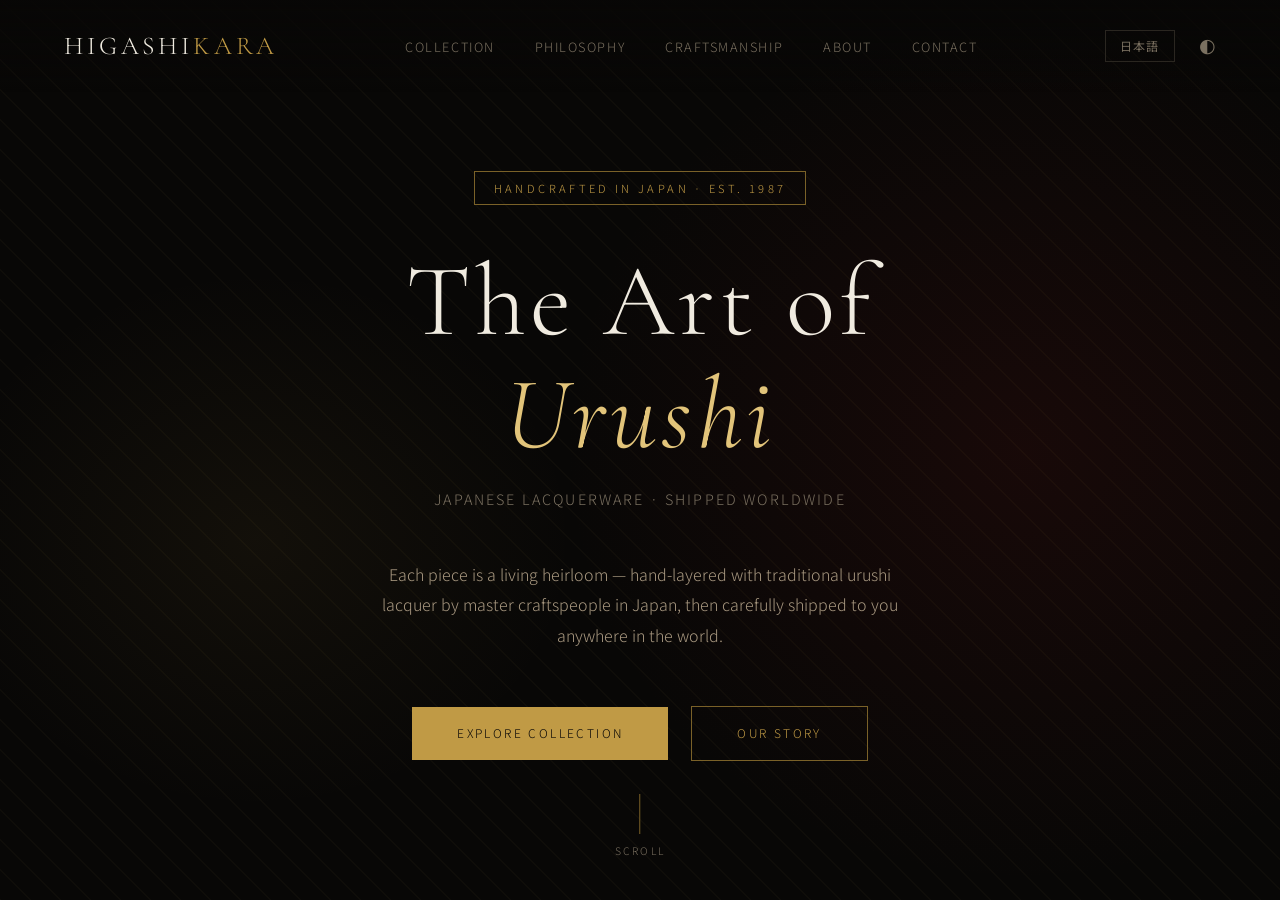
<file: index.html>
<!DOCTYPE html>
<html lang="en" class="lang-en">
<head>
  <meta charset="UTF-8" />
  <meta name="viewport" content="width=device-width, initial-scale=1.0" />
  <title>HIGASHIKARA — Japanese Lacquerware</title>
  <meta name="description" content="Handcrafted Japanese lacquerware. Traditional urushi art for the modern world." />
  <link rel="stylesheet" href="style.css" />
</head>
<body>

  <nav>
    <a href="index.html" class="nav-logo">HIGASHI<span>KARA</span></a>
    <ul class="nav-links">
      <li><a href="shop.html"><span class="en">Collection</span><span class="ja">コレクション</span></a></li>
      <li><a href="philosophy.html"><span class="en">Philosophy</span><span class="ja">哲学</span></a></li>
      <li><a href="craftsmanship.html"><span class="en">Craftsmanship</span><span class="ja">職人技</span></a></li>
      <li><a href="about.html"><span class="en">About</span><span class="ja">私たちについて</span></a></li>
      <li><a href="contact.html"><span class="en">Contact</span><span class="ja">お問い合わせ</span></a></li>
    </ul>
    <div class="nav-right">
      <button class="lang-toggle" id="langToggle">日本語</button>
      <button class="cart-btn" title="Cart">&#9680;<span class="cart-count hidden">0</span></button>
    </div>
  </nav>

  <section class="hero">
    <div class="hero-bg"></div>
    <div class="hero-pattern"></div>
    <div class="hero-content">
      <div class="hero-badge">
        <span class="en">Handcrafted in Japan · Est. 1987</span>
        <span class="ja">日本製・手作り · 1987年創業</span>
      </div>
      <h1 class="hero-title">
        <span class="en">The Art of<em>Urushi</em></span>
        <span class="ja" style="display:none">漆の<em>美学</em></span>
      </h1>
      <p class="hero-subtitle">
        <span class="en">Japanese Lacquerware · Shipped Worldwide</span>
        <span class="ja">漆塗り工芸品 · 世界発送</span>
      </p>
      <p class="hero-desc">
        <span class="en">Each piece is a living heirloom — hand-layered with traditional urushi lacquer by master craftspeople in Japan, then carefully shipped to you anywhere in the world.</span>
        <span class="ja">一点一点が、職人の手によって丁寧に漆を重ねた生きた工芸品。世界中のお客様のもとへ、大切にお届けします。</span>
      </p>
      <a href="shop.html" class="btn-primary">
        <span class="en">Explore Collection</span>
        <span class="ja">コレクションを見る</span>
      </a>
      <a href="philosophy.html" class="btn-outline">
        <span class="en">Our Story</span>
        <span class="ja">私たちの物語</span>
      </a>
    </div>
    <div class="hero-scroll">
      <div class="hero-scroll-line"></div>
      <span class="en">Scroll</span><span class="ja">スクロール</span>
    </div>
  </section>

  <div class="cart-overlay" id="cartOverlay"></div>
  <div class="cart-drawer" id="cartDrawer">
    <div class="cart-header">
      <h3><span class="en">Your Cart</span><span class="ja">カート</span></h3>
      <button class="cart-close" id="cartClose">×</button>
    </div>
    <div class="cart-items" id="cartItems">
      <div class="cart-empty"><span class="en">Your cart is empty.</span><span class="ja">カートは空です。</span></div>
    </div>
    <div class="cart-footer">
      <div class="cart-total">
        <span><span class="en">Total</span><span class="ja">合計</span></span>
        <span id="cartTotal">¥0</span>
      </div>
      <button class="btn-checkout" id="checkoutBtn">
        <span class="en">Proceed to Checkout</span><span class="ja">購入手続きへ</span>
      </button>
      <p class="stripe-note"><span class="en">Secure payment via Stripe</span><span class="ja">Stripeによる安全な決済</span></p>
    </div>
  </div>

  <script src="main.js"></script>
</body>
</html>
</file>
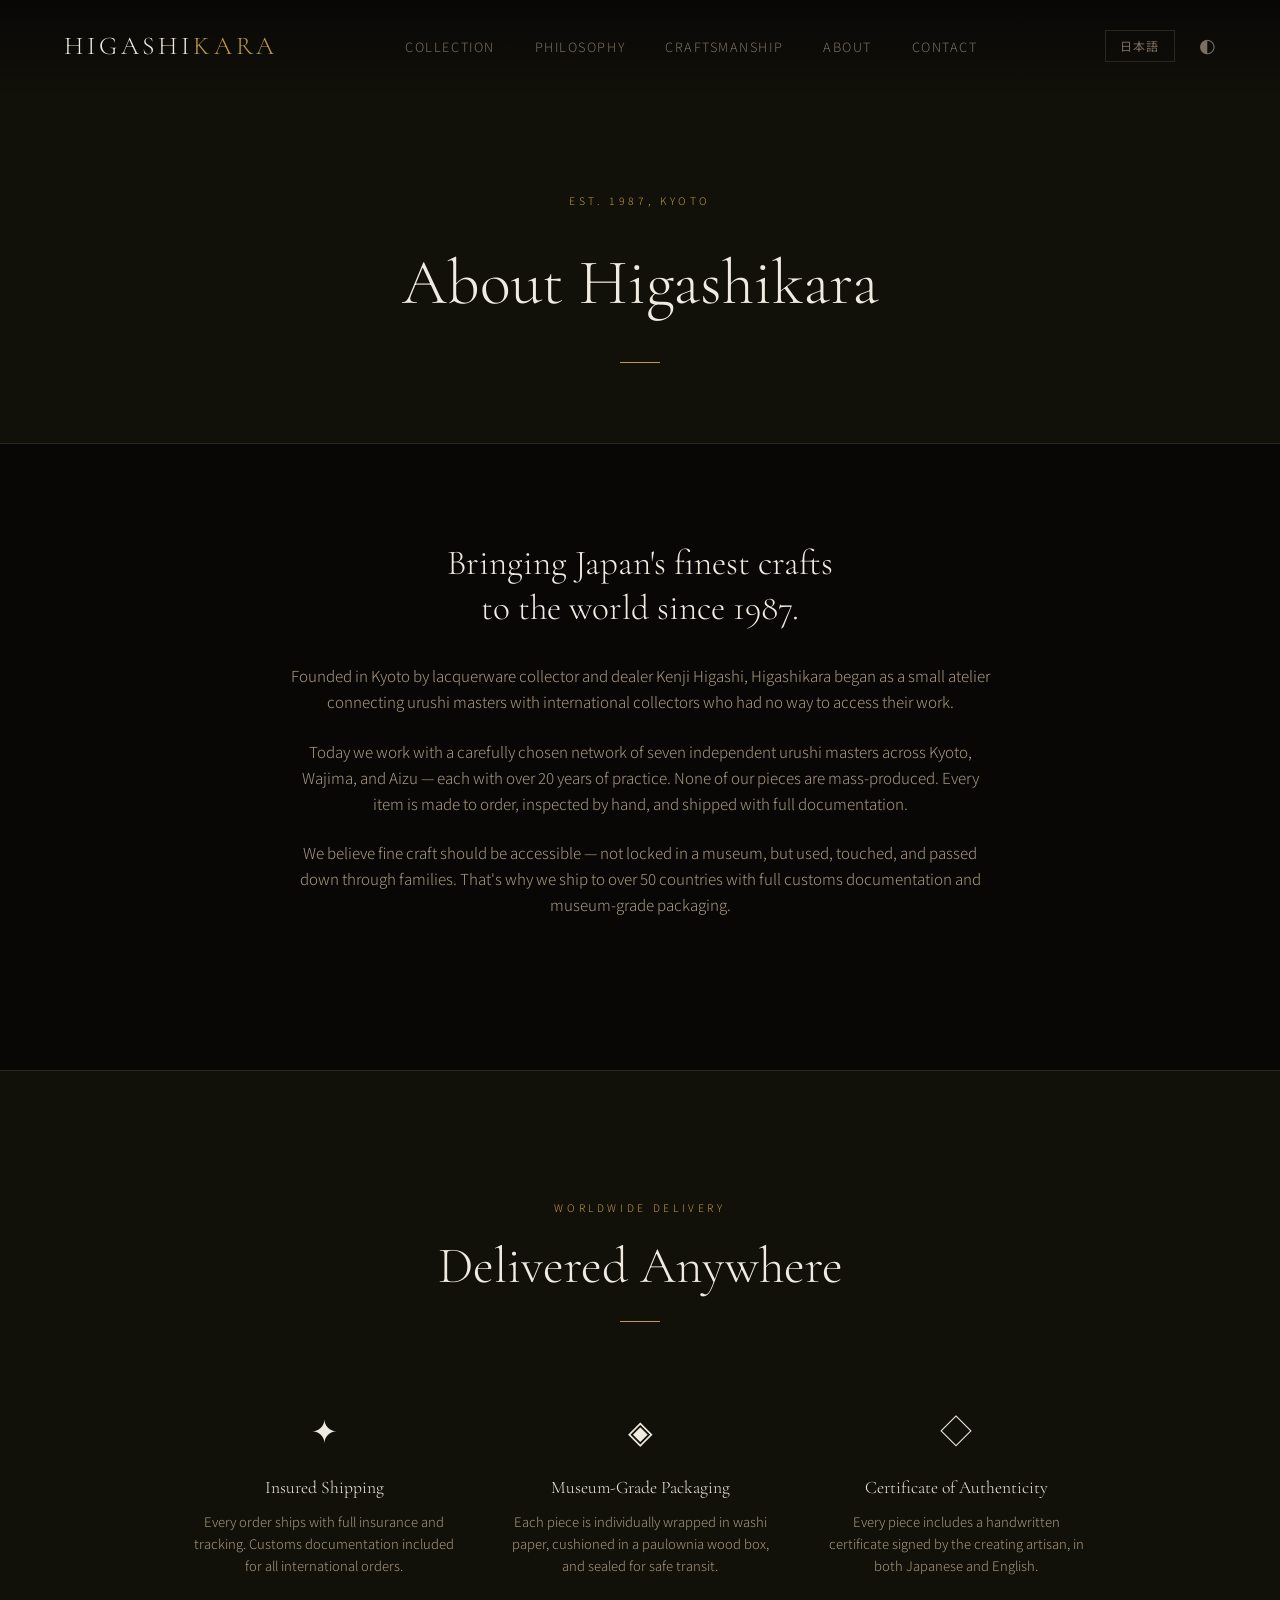
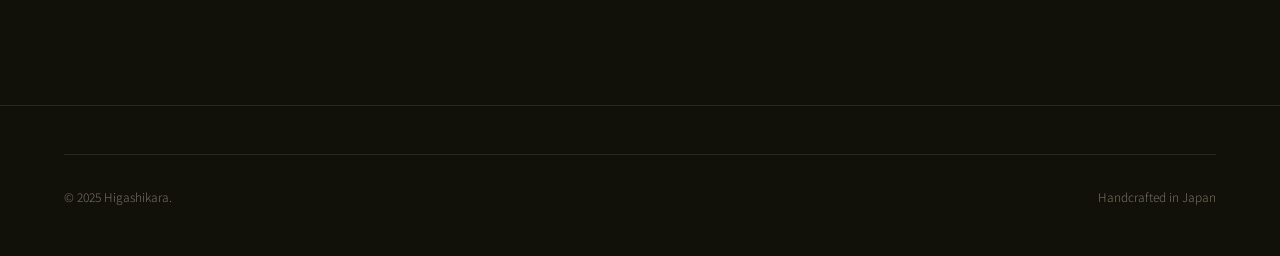
<file: about.html>
<!DOCTYPE html>
<html lang="en" class="lang-en">
<head>
  <meta charset="UTF-8" />
  <meta name="viewport" content="width=device-width, initial-scale=1.0" />
  <title>About — HIGASHIKARA</title>
  <link rel="stylesheet" href="style.css" />
</head>
<body>

  <nav>
    <a href="index.html" class="nav-logo">HIGASHI<span>KARA</span></a>
    <ul class="nav-links">
      <li><a href="shop.html"><span class="en">Collection</span><span class="ja">コレクション</span></a></li>
      <li><a href="philosophy.html"><span class="en">Philosophy</span><span class="ja">哲学</span></a></li>
      <li><a href="craftsmanship.html"><span class="en">Craftsmanship</span><span class="ja">職人技</span></a></li>
      <li><a href="about.html"><span class="en">About</span><span class="ja">私たちについて</span></a></li>
      <li><a href="contact.html"><span class="en">Contact</span><span class="ja">お問い合わせ</span></a></li>
    </ul>
    <div class="nav-right">
      <button class="lang-toggle" id="langToggle">日本語</button>
      <button class="cart-btn" title="Cart">&#9680;<span class="cart-count hidden">0</span></button>
    </div>
  </nav>

  <div class="shop-hero">
    <span class="section-label">
      <span class="en">Est. 1987, Kyoto</span><span class="ja">1987年創業、京都</span>
    </span>
    <h1>
      <span class="en">About Higashikara</span>
      <span class="ja">ヒガシカラについて</span>
    </h1>
    <div class="section-line" style="margin-top:1.5rem;"></div>
  </div>

  <section class="about" style="padding-top:6rem;">
    <div class="about-inner fade-in">
      <h2>
        <span class="en">Bringing Japan's finest crafts<br>to the world since 1987.</span>
        <span class="ja">1987年より、日本の最高の工芸品を<br>世界へ。</span>
      </h2>
      <p>
        <span class="en">Founded in Kyoto by lacquerware collector and dealer Kenji Higashi, Higashikara began as a small atelier connecting urushi masters with international collectors who had no way to access their work.</span>
        <span class="ja">漆器コレクター・ディーラーの東賢二によって京都で創業されたヒガシカラは、作品へのアクセス手段を持たない海外のコレクターと漆職人をつなぐ小さなアトリエとして始まりました。</span>
      </p>
      <p>
        <span class="en">Today we work with a carefully chosen network of seven independent urushi masters across Kyoto, Wajima, and Aizu — each with over 20 years of practice. None of our pieces are mass-produced. Every item is made to order, inspected by hand, and shipped with full documentation.</span>
        <span class="ja">現在は京都・輪島・会津の7人の独立した漆職人と連携しています。各職人は20年以上の経験を持ち、量産品は一切ありません。すべての作品は受注制作・手作業検品・完全な書類付きで発送されます。</span>
      </p>
      <p>
        <span class="en">We believe fine craft should be accessible — not locked in a museum, but used, touched, and passed down through families. That's why we ship to over 50 countries with full customs documentation and museum-grade packaging.</span>
        <span class="ja">優れた工芸品は美術館に閉じ込められるものではなく、使われ、触れられ、家族に受け継がれるべきだと考えています。だからこそ、完全な通関書類と美術館品質の梱包で50カ国以上へ発送しています。</span>
      </p>
    </div>
  </section>

  <section class="shipping fade-in">
    <div class="section-header">
      <span class="section-label">
        <span class="en">Worldwide Delivery</span><span class="ja">世界発送</span>
      </span>
      <h2 class="section-title">
        <span class="en">Delivered Anywhere</span><span class="ja">世界中へお届け</span>
      </h2>
      <div class="section-line"></div>
    </div>
    <div class="shipping-grid">
      <div class="fade-in">
        <div class="shipping-icon">✦</div>
        <div class="shipping-title"><span class="en">Insured Shipping</span><span class="ja">保険付き発送</span></div>
        <p class="shipping-desc">
          <span class="en">Every order ships with full insurance and tracking. Customs documentation included for all international orders.</span>
          <span class="ja">全注文に保険と追跡付き。国際発送には通関書類が含まれます。</span>
        </p>
      </div>
      <div class="fade-in">
        <div class="shipping-icon">◈</div>
        <div class="shipping-title"><span class="en">Museum-Grade Packaging</span><span class="ja">美術館品質の梱包</span></div>
        <p class="shipping-desc">
          <span class="en">Each piece is individually wrapped in washi paper, cushioned in a paulownia wood box, and sealed for safe transit.</span>
          <span class="ja">和紙で包み、桐箱に収め、安全な輸送のために封をします。</span>
        </p>
      </div>
      <div class="fade-in">
        <div class="shipping-icon">◇</div>
        <div class="shipping-title"><span class="en">Certificate of Authenticity</span><span class="ja">真正証明書</span></div>
        <p class="shipping-desc">
          <span class="en">Every piece includes a handwritten certificate signed by the creating artisan, in both Japanese and English.</span>
          <span class="ja">すべての作品に、制作した職人の直筆による日英両語の真正証明書が付属します。</span>
        </p>
      </div>
    </div>
  </section>

  <footer style="background:var(--surface);border-top:1px solid var(--border);padding:3rem 4rem;">
    <div class="footer-bottom">
      <span>© 2025 Higashikara.</span>
      <span><span class="en">Handcrafted in Japan</span><span class="ja">日本製</span></span>
    </div>
  </footer>

  <div class="cart-overlay" id="cartOverlay"></div>
  <div class="cart-drawer" id="cartDrawer">
    <div class="cart-header">
      <h3><span class="en">Your Cart</span><span class="ja">カート</span></h3>
      <button class="cart-close" id="cartClose">×</button>
    </div>
    <div class="cart-items" id="cartItems">
      <div class="cart-empty"><span class="en">Your cart is empty.</span><span class="ja">カートは空です。</span></div>
    </div>
    <div class="cart-footer">
      <div class="cart-total">
        <span><span class="en">Total</span><span class="ja">合計</span></span>
        <span id="cartTotal">¥0</span>
      </div>
      <button class="btn-checkout" id="checkoutBtn">
        <span class="en">Proceed to Checkout</span><span class="ja">購入手続きへ</span>
      </button>
      <p class="stripe-note"><span class="en">Secure payment via Stripe</span><span class="ja">Stripeによる安全な決済</span></p>
    </div>
  </div>

  <script src="main.js"></script>
</body>
</html>
</file>
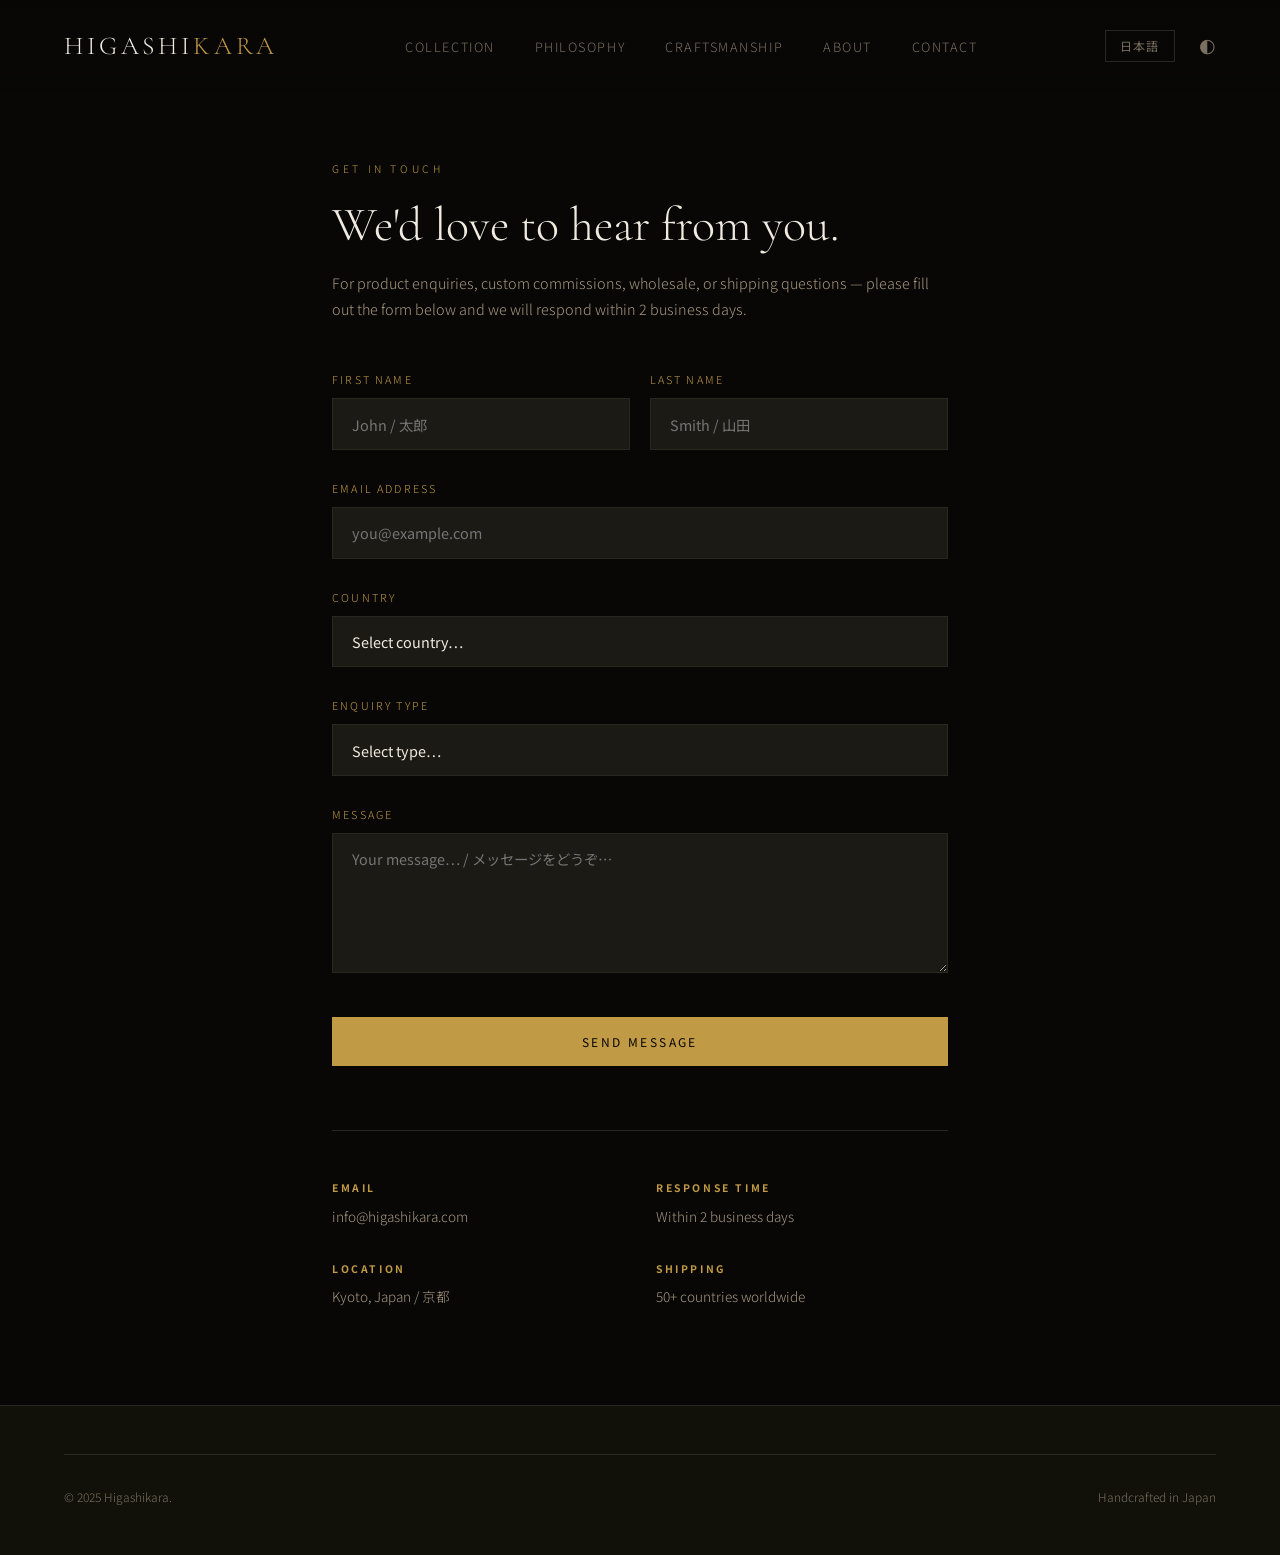
<file: contact.html>
<!DOCTYPE html>
<html lang="en" class="lang-en">
<head>
  <meta charset="UTF-8" />
  <meta name="viewport" content="width=device-width, initial-scale=1.0" />
  <title>Contact — HIGASHIKARA</title>
  <link rel="stylesheet" href="style.css" />
  <style>
    .contact-section {
      max-width: 680px; margin: 0 auto;
      padding: 10rem 2rem 6rem;
    }
    .contact-form { margin-top: 3rem; }
    .form-group { margin-bottom: 1.8rem; }
    .form-group label {
      display: block;
      font-size: 0.68rem; letter-spacing: 0.2em; text-transform: uppercase;
      color: var(--gold); margin-bottom: 0.6rem;
    }
    .form-group input,
    .form-group select,
    .form-group textarea {
      width: 100%;
      background: var(--surface2);
      border: 1px solid var(--border);
      color: var(--text);
      font-family: var(--font-body);
      font-size: 0.9rem;
      padding: 0.9rem 1.2rem;
      outline: none;
      transition: border-color 0.3s;
      appearance: none;
    }
    .form-group input:focus,
    .form-group select:focus,
    .form-group textarea:focus { border-color: var(--gold-dim); }
    .form-group textarea { height: 140px; resize: vertical; }
    .form-group select option { background: var(--surface2); }
    .form-row { display: grid; grid-template-columns: 1fr 1fr; gap: 1.2rem; }
    .form-submit {
      width: 100%; padding: 1rem;
      background: var(--gold); color: var(--bg);
      border: none; font-family: var(--font-body);
      font-size: 0.75rem; letter-spacing: 0.2em;
      text-transform: uppercase; cursor: pointer;
      transition: background 0.3s; margin-top: 0.5rem;
    }
    .form-submit:hover { background: var(--gold-light); }
    .contact-info {
      margin-top: 4rem; padding-top: 3rem;
      border-top: 1px solid var(--border);
      display: grid; grid-template-columns: 1fr 1fr; gap: 2rem;
    }
    .contact-info-item h4 {
      font-size: 0.65rem; letter-spacing: 0.25em;
      text-transform: uppercase; color: var(--gold);
      margin-bottom: 0.5rem;
    }
    .contact-info-item p {
      font-size: 0.85rem; color: var(--text-sub);
    }
    .contact-info-item a {
      color: var(--text-sub); text-decoration: none;
      transition: color 0.3s;
    }
    .contact-info-item a:hover { color: var(--text); }
    .form-success {
      display: none; text-align: center; padding: 3rem;
      border: 1px solid var(--gold-dim); margin-top: 2rem;
    }
    .form-success.show { display: block; }
    .form-success h3 {
      font-family: var(--font-display); font-size: 1.5rem;
      margin-bottom: 0.8rem; color: var(--gold);
    }
    .form-success p { font-size: 0.85rem; color: var(--text-sub); }
    @media (max-width: 600px) {
      .form-row { grid-template-columns: 1fr; }
      .contact-info { grid-template-columns: 1fr; }
    }
  </style>
</head>
<body>

  <nav>
    <a href="index.html" class="nav-logo">HIGASHI<span>KARA</span></a>
    <ul class="nav-links">
      <li><a href="shop.html"><span class="en">Collection</span><span class="ja">コレクション</span></a></li>
      <li><a href="philosophy.html"><span class="en">Philosophy</span><span class="ja">哲学</span></a></li>
      <li><a href="craftsmanship.html"><span class="en">Craftsmanship</span><span class="ja">職人技</span></a></li>
      <li><a href="about.html"><span class="en">About</span><span class="ja">私たちについて</span></a></li>
      <li><a href="contact.html"><span class="en">Contact</span><span class="ja">お問い合わせ</span></a></li>
    </ul>
    <div class="nav-right">
      <button class="lang-toggle" id="langToggle">日本語</button>
      <button class="cart-btn" title="Cart">&#9680;<span class="cart-count hidden">0</span></button>
    </div>
  </nav>

  <div class="contact-section">
    <div class="fade-in">
      <span class="section-label">
        <span class="en">Get in Touch</span><span class="ja">お問い合わせ</span>
      </span>
      <h1 style="font-family:var(--font-display);font-size:clamp(2rem,4vw,3rem);font-weight:300;line-height:1.2;margin-top:0.5rem;">
        <span class="en">We'd love to hear from you.</span>
        <span class="ja">お気軽にご連絡ください。</span>
      </h1>
      <p style="color:var(--text-sub);margin-top:1rem;font-size:0.9rem;line-height:1.8;">
        <span class="en">For product enquiries, custom commissions, wholesale, or shipping questions — please fill out the form below and we will respond within 2 business days.</span>
        <span class="ja">商品のお問い合わせ、特注品のご依頼、卸売り、発送に関するご質問は、下記フォームよりご連絡ください。2営業日以内にご返答いたします。</span>
      </p>
    </div>

    <form class="contact-form fade-in" id="contactForm">
      <div class="form-row">
        <div class="form-group">
          <label><span class="en">First Name</span><span class="ja">名</span></label>
          <input type="text" required placeholder="John / 太郎" />
        </div>
        <div class="form-group">
          <label><span class="en">Last Name</span><span class="ja">姓</span></label>
          <input type="text" required placeholder="Smith / 山田" />
        </div>
      </div>
      <div class="form-group">
        <label><span class="en">Email Address</span><span class="ja">メールアドレス</span></label>
        <input type="email" required placeholder="you@example.com" />
      </div>
      <div class="form-group">
        <label><span class="en">Country</span><span class="ja">お住まいの国</span></label>
        <select>
          <option value=""><span class="en">Select country…</span></option>
          <option>Japan / 日本</option>
          <option>United States</option>
          <option>United Kingdom</option>
          <option>France</option>
          <option>Germany</option>
          <option>Australia</option>
          <option>Canada</option>
          <option>Singapore</option>
          <option>Hong Kong</option>
          <option>China</option>
          <option>South Korea</option>
          <option>Other</option>
        </select>
      </div>
      <div class="form-group">
        <label><span class="en">Enquiry Type</span><span class="ja">お問い合わせ種別</span></label>
        <select>
          <option value=""><span class="en">Select type…</span></option>
          <option><span class="en">Product Question</span> / 商品について</option>
          <option><span class="en">Custom Commission</span> / 特注品</option>
          <option><span class="en">Wholesale</span> / 卸売り</option>
          <option><span class="en">Shipping &amp; Returns</span> / 配送・返品</option>
          <option><span class="en">Other</span> / その他</option>
        </select>
      </div>
      <div class="form-group">
        <label><span class="en">Message</span><span class="ja">メッセージ</span></label>
        <textarea required placeholder="Your message… / メッセージをどうぞ…"></textarea>
      </div>
      <button type="submit" class="form-submit">
        <span class="en">Send Message</span><span class="ja">送信する</span>
      </button>
    </form>

    <div class="form-success" id="formSuccess">
      <h3><span class="en">Message Sent</span><span class="ja">送信完了</span></h3>
      <p>
        <span class="en">Thank you for reaching out. We will reply within 2 business days.</span>
        <span class="ja">お問い合わせありがとうございます。2営業日以内にご返答いたします。</span>
      </p>
    </div>

    <div class="contact-info fade-in">
      <div class="contact-info-item">
        <h4><span class="en">Email</span><span class="ja">メール</span></h4>
        <p><a href="mailto:info@higashikara.com">info@higashikara.com</a></p>
      </div>
      <div class="contact-info-item">
        <h4><span class="en">Response Time</span><span class="ja">返答時間</span></h4>
        <p><span class="en">Within 2 business days</span><span class="ja">2営業日以内</span></p>
      </div>
      <div class="contact-info-item">
        <h4><span class="en">Location</span><span class="ja">所在地</span></h4>
        <p>Kyoto, Japan / 京都</p>
      </div>
      <div class="contact-info-item">
        <h4><span class="en">Shipping</span><span class="ja">発送</span></h4>
        <p><span class="en">50+ countries worldwide</span><span class="ja">世界50カ国以上</span></p>
      </div>
    </div>
  </div>

  <footer style="background:var(--surface);border-top:1px solid var(--border);padding:3rem 4rem;">
    <div class="footer-bottom">
      <span>© 2025 Higashikara.</span>
      <span><span class="en">Handcrafted in Japan</span><span class="ja">日本製</span></span>
    </div>
  </footer>

  <div class="cart-overlay" id="cartOverlay"></div>
  <div class="cart-drawer" id="cartDrawer">
    <div class="cart-header">
      <h3><span class="en">Your Cart</span><span class="ja">カート</span></h3>
      <button class="cart-close" id="cartClose">×</button>
    </div>
    <div class="cart-items" id="cartItems">
      <div class="cart-empty"><span class="en">Your cart is empty.</span><span class="ja">カートは空です。</span></div>
    </div>
    <div class="cart-footer">
      <div class="cart-total">
        <span><span class="en">Total</span><span class="ja">合計</span></span>
        <span id="cartTotal">¥0</span>
      </div>
      <button class="btn-checkout" id="checkoutBtn">
        <span class="en">Proceed to Checkout</span><span class="ja">購入手続きへ</span>
      </button>
      <p class="stripe-note"><span class="en">Secure payment via Stripe</span><span class="ja">Stripeによる安全な決済</span></p>
    </div>
  </div>

  <script src="main.js"></script>
  <script>
    document.getElementById('contactForm').addEventListener('submit', function(e) {
      e.preventDefault();
      this.style.display = 'none';
      document.getElementById('formSuccess').classList.add('show');
    });
  </script>
</body>
</html>
</file>
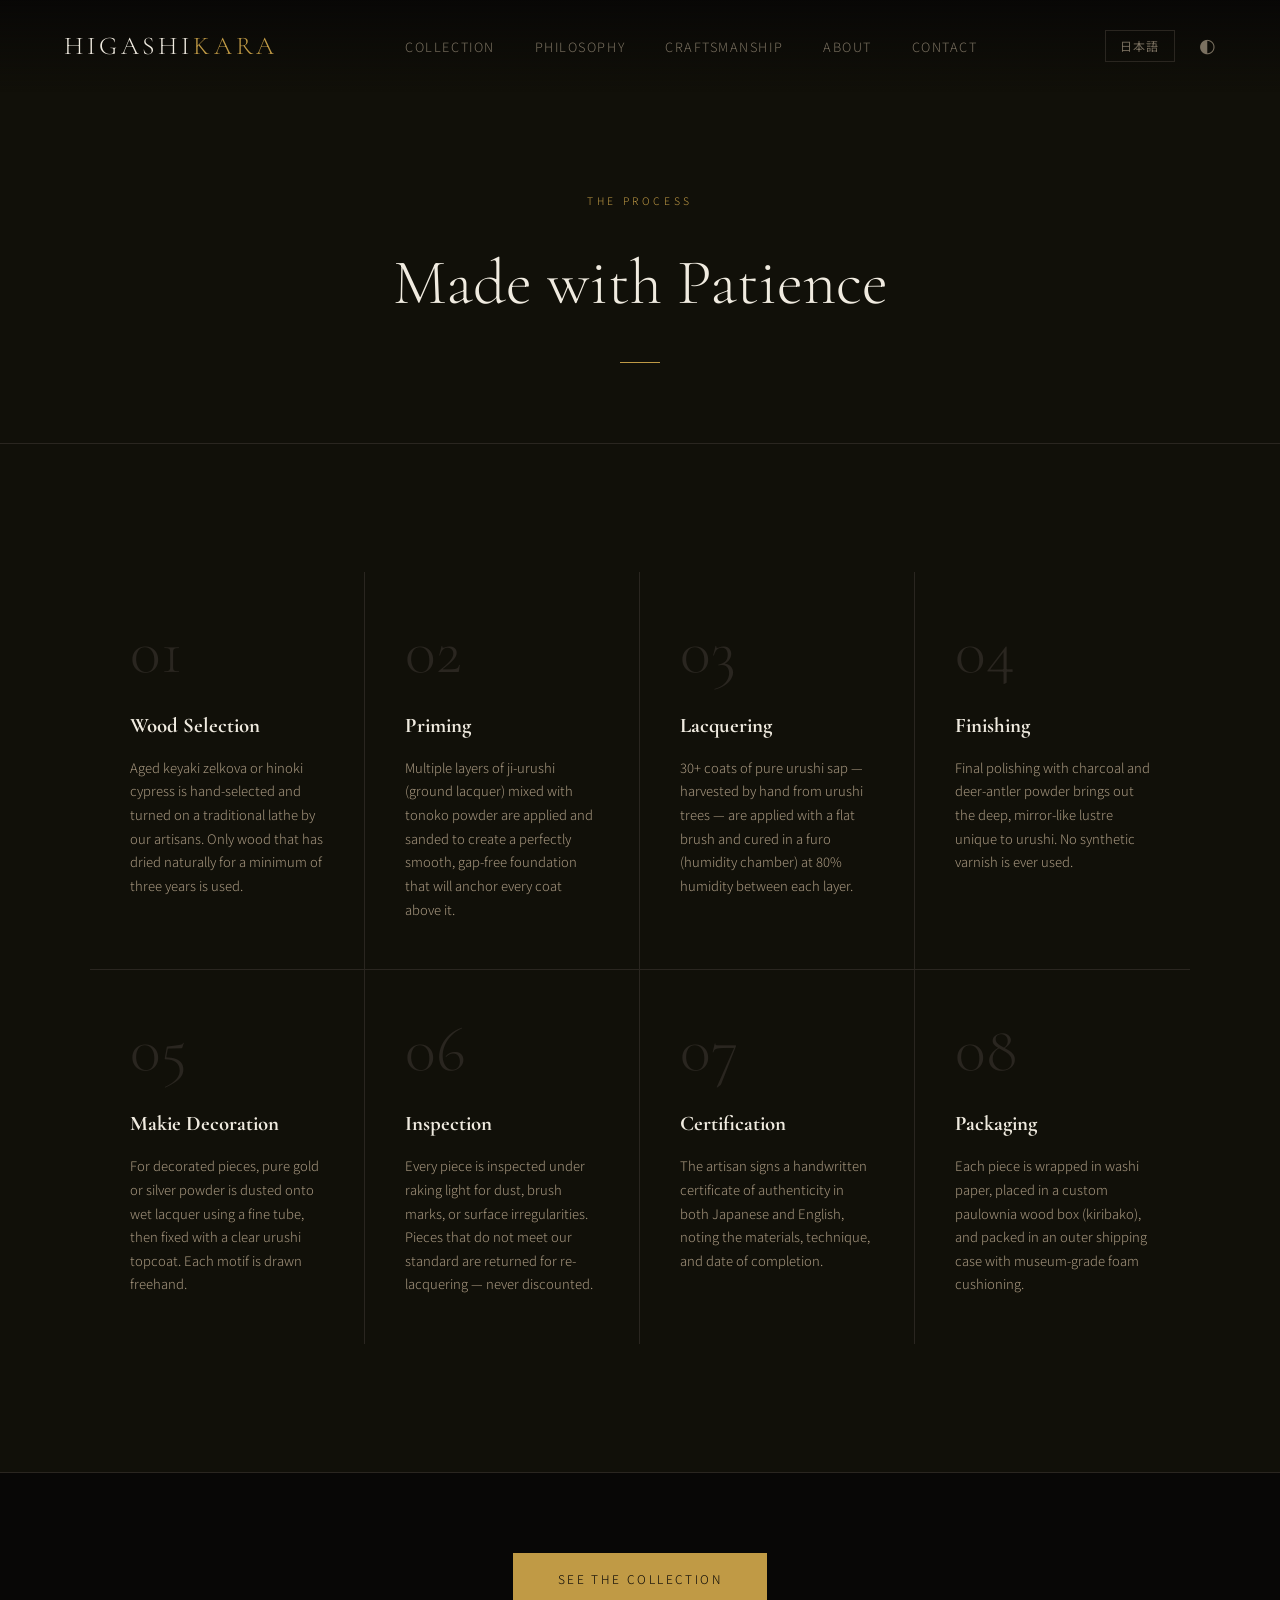
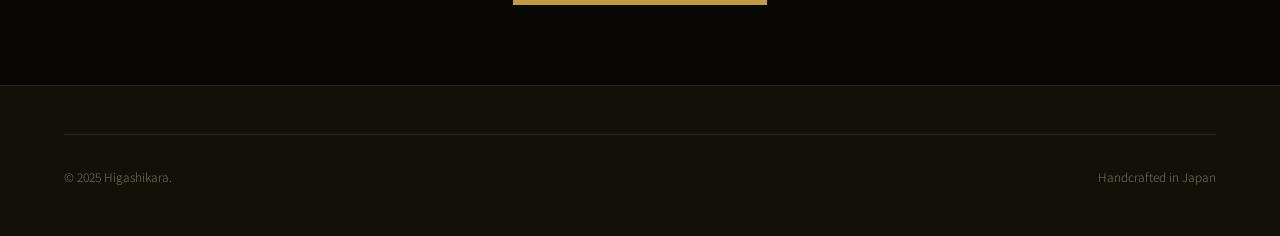
<file: craftsmanship.html>
<!DOCTYPE html>
<html lang="en" class="lang-en">
<head>
  <meta charset="UTF-8" />
  <meta name="viewport" content="width=device-width, initial-scale=1.0" />
  <title>Craftsmanship — HIGASHIKARA</title>
  <link rel="stylesheet" href="style.css" />
</head>
<body>

  <nav>
    <a href="index.html" class="nav-logo">HIGASHI<span>KARA</span></a>
    <ul class="nav-links">
      <li><a href="shop.html"><span class="en">Collection</span><span class="ja">コレクション</span></a></li>
      <li><a href="philosophy.html"><span class="en">Philosophy</span><span class="ja">哲学</span></a></li>
      <li><a href="craftsmanship.html"><span class="en">Craftsmanship</span><span class="ja">職人技</span></a></li>
      <li><a href="about.html"><span class="en">About</span><span class="ja">私たちについて</span></a></li>
      <li><a href="contact.html"><span class="en">Contact</span><span class="ja">お問い合わせ</span></a></li>
    </ul>
    <div class="nav-right">
      <button class="lang-toggle" id="langToggle">日本語</button>
      <button class="cart-btn" title="Cart">&#9680;<span class="cart-count hidden">0</span></button>
    </div>
  </nav>

  <div class="shop-hero">
    <span class="section-label">
      <span class="en">The Process</span><span class="ja">製作工程</span>
    </span>
    <h1>
      <span class="en">Made with Patience</span>
      <span class="ja">忍耐とともに作られる</span>
    </h1>
    <div class="section-line" style="margin-top:1.5rem;"></div>
  </div>

  <section class="craftsmanship" style="border-top:none;">
    <div class="process-steps">
      <div class="process-step fade-in">
        <div class="step-number">01</div>
        <h3 class="step-title"><span class="en">Wood Selection</span><span class="ja">木材の選定</span></h3>
        <p class="step-desc">
          <span class="en">Aged keyaki zelkova or hinoki cypress is hand-selected and turned on a traditional lathe by our artisans. Only wood that has dried naturally for a minimum of three years is used.</span>
          <span class="ja">熟成した欅や檜を職人が吟味し、伝統的な轆轤で成形します。最低3年間、自然乾燥した木材のみを使用します。</span>
        </p>
      </div>
      <div class="process-step fade-in">
        <div class="step-number">02</div>
        <h3 class="step-title"><span class="en">Priming</span><span class="ja">下地塗り</span></h3>
        <p class="step-desc">
          <span class="en">Multiple layers of ji-urushi (ground lacquer) mixed with tonoko powder are applied and sanded to create a perfectly smooth, gap-free foundation that will anchor every coat above it.</span>
          <span class="ja">砥粉を混ぜた地漆を何度も塗り重ね、研ぎを繰り返して完璧に滑らかな下地を作ります。この下地がすべての上塗りを支えます。</span>
        </p>
      </div>
      <div class="process-step fade-in">
        <div class="step-number">03</div>
        <h3 class="step-title"><span class="en">Lacquering</span><span class="ja">本塗り</span></h3>
        <p class="step-desc">
          <span class="en">30+ coats of pure urushi sap — harvested by hand from urushi trees — are applied with a flat brush and cured in a furo (humidity chamber) at 80% humidity between each layer.</span>
          <span class="ja">漆の木から手で採取した純粋な漆を30層以上、刷毛で手塗りし、各層の間に湿度80%の風呂で乾燥させます。</span>
        </p>
      </div>
      <div class="process-step fade-in">
        <div class="step-number">04</div>
        <h3 class="step-title"><span class="en">Finishing</span><span class="ja">仕上げ</span></h3>
        <p class="step-desc">
          <span class="en">Final polishing with charcoal and deer-antler powder brings out the deep, mirror-like lustre unique to urushi. No synthetic varnish is ever used.</span>
          <span class="ja">炭と鹿角の粉で磨き上げ、漆特有の深みある鏡面光沢を引き出します。合成ニスは一切使用しません。</span>
        </p>
      </div>
    </div>

    <!-- Extended steps -->
    <div class="process-steps" style="margin-top:0; border-top:1px solid var(--border);">
      <div class="process-step fade-in">
        <div class="step-number">05</div>
        <h3 class="step-title"><span class="en">Makie Decoration</span><span class="ja">蒔絵</span></h3>
        <p class="step-desc">
          <span class="en">For decorated pieces, pure gold or silver powder is dusted onto wet lacquer using a fine tube, then fixed with a clear urushi topcoat. Each motif is drawn freehand.</span>
          <span class="ja">装飾品には、湿った漆の上に細管で純金や銀粉を蒔き、透明な上塗り漆で固定します。すべての模様はフリーハンドで描かれます。</span>
        </p>
      </div>
      <div class="process-step fade-in">
        <div class="step-number">06</div>
        <h3 class="step-title"><span class="en">Inspection</span><span class="ja">検品</span></h3>
        <p class="step-desc">
          <span class="en">Every piece is inspected under raking light for dust, brush marks, or surface irregularities. Pieces that do not meet our standard are returned for re-lacquering — never discounted.</span>
          <span class="ja">すべての作品を斜光の下で検品し、埃・刷毛跡・表面の不規則性を確認します。基準を満たさないものは再塗りに戻します。割引販売は行いません。</span>
        </p>
      </div>
      <div class="process-step fade-in">
        <div class="step-number">07</div>
        <h3 class="step-title"><span class="en">Certification</span><span class="ja">証明</span></h3>
        <p class="step-desc">
          <span class="en">The artisan signs a handwritten certificate of authenticity in both Japanese and English, noting the materials, technique, and date of completion.</span>
          <span class="ja">職人が日本語と英語の両言語で、素材・技法・完成日を記した真正証明書に直筆署名します。</span>
        </p>
      </div>
      <div class="process-step fade-in">
        <div class="step-number">08</div>
        <h3 class="step-title"><span class="en">Packaging</span><span class="ja">梱包</span></h3>
        <p class="step-desc">
          <span class="en">Each piece is wrapped in washi paper, placed in a custom paulownia wood box (kiribako), and packed in an outer shipping case with museum-grade foam cushioning.</span>
          <span class="ja">和紙で包み、誂えの桐箱に収め、美術館品質のフォームクッションで外装ケースに梱包します。</span>
        </p>
      </div>
    </div>
  </section>

  <section style="padding:5rem 4rem; background:var(--bg); text-align:center;">
    <a href="shop.html" class="btn-primary">
      <span class="en">See the Collection</span>
      <span class="ja">コレクションを見る</span>
    </a>
  </section>

  <footer style="background:var(--surface);border-top:1px solid var(--border);padding:3rem 4rem;">
    <div class="footer-bottom">
      <span>© 2025 Higashikara.</span>
      <span><span class="en">Handcrafted in Japan</span><span class="ja">日本製</span></span>
    </div>
  </footer>

  <div class="cart-overlay" id="cartOverlay"></div>
  <div class="cart-drawer" id="cartDrawer">
    <div class="cart-header">
      <h3><span class="en">Your Cart</span><span class="ja">カート</span></h3>
      <button class="cart-close" id="cartClose">×</button>
    </div>
    <div class="cart-items" id="cartItems">
      <div class="cart-empty"><span class="en">Your cart is empty.</span><span class="ja">カートは空です。</span></div>
    </div>
    <div class="cart-footer">
      <div class="cart-total">
        <span><span class="en">Total</span><span class="ja">合計</span></span>
        <span id="cartTotal">¥0</span>
      </div>
      <button class="btn-checkout" id="checkoutBtn">
        <span class="en">Proceed to Checkout</span><span class="ja">購入手続きへ</span>
      </button>
      <p class="stripe-note"><span class="en">Secure payment via Stripe</span><span class="ja">Stripeによる安全な決済</span></p>
    </div>
  </div>

  <script src="main.js"></script>
</body>
</html>
</file>
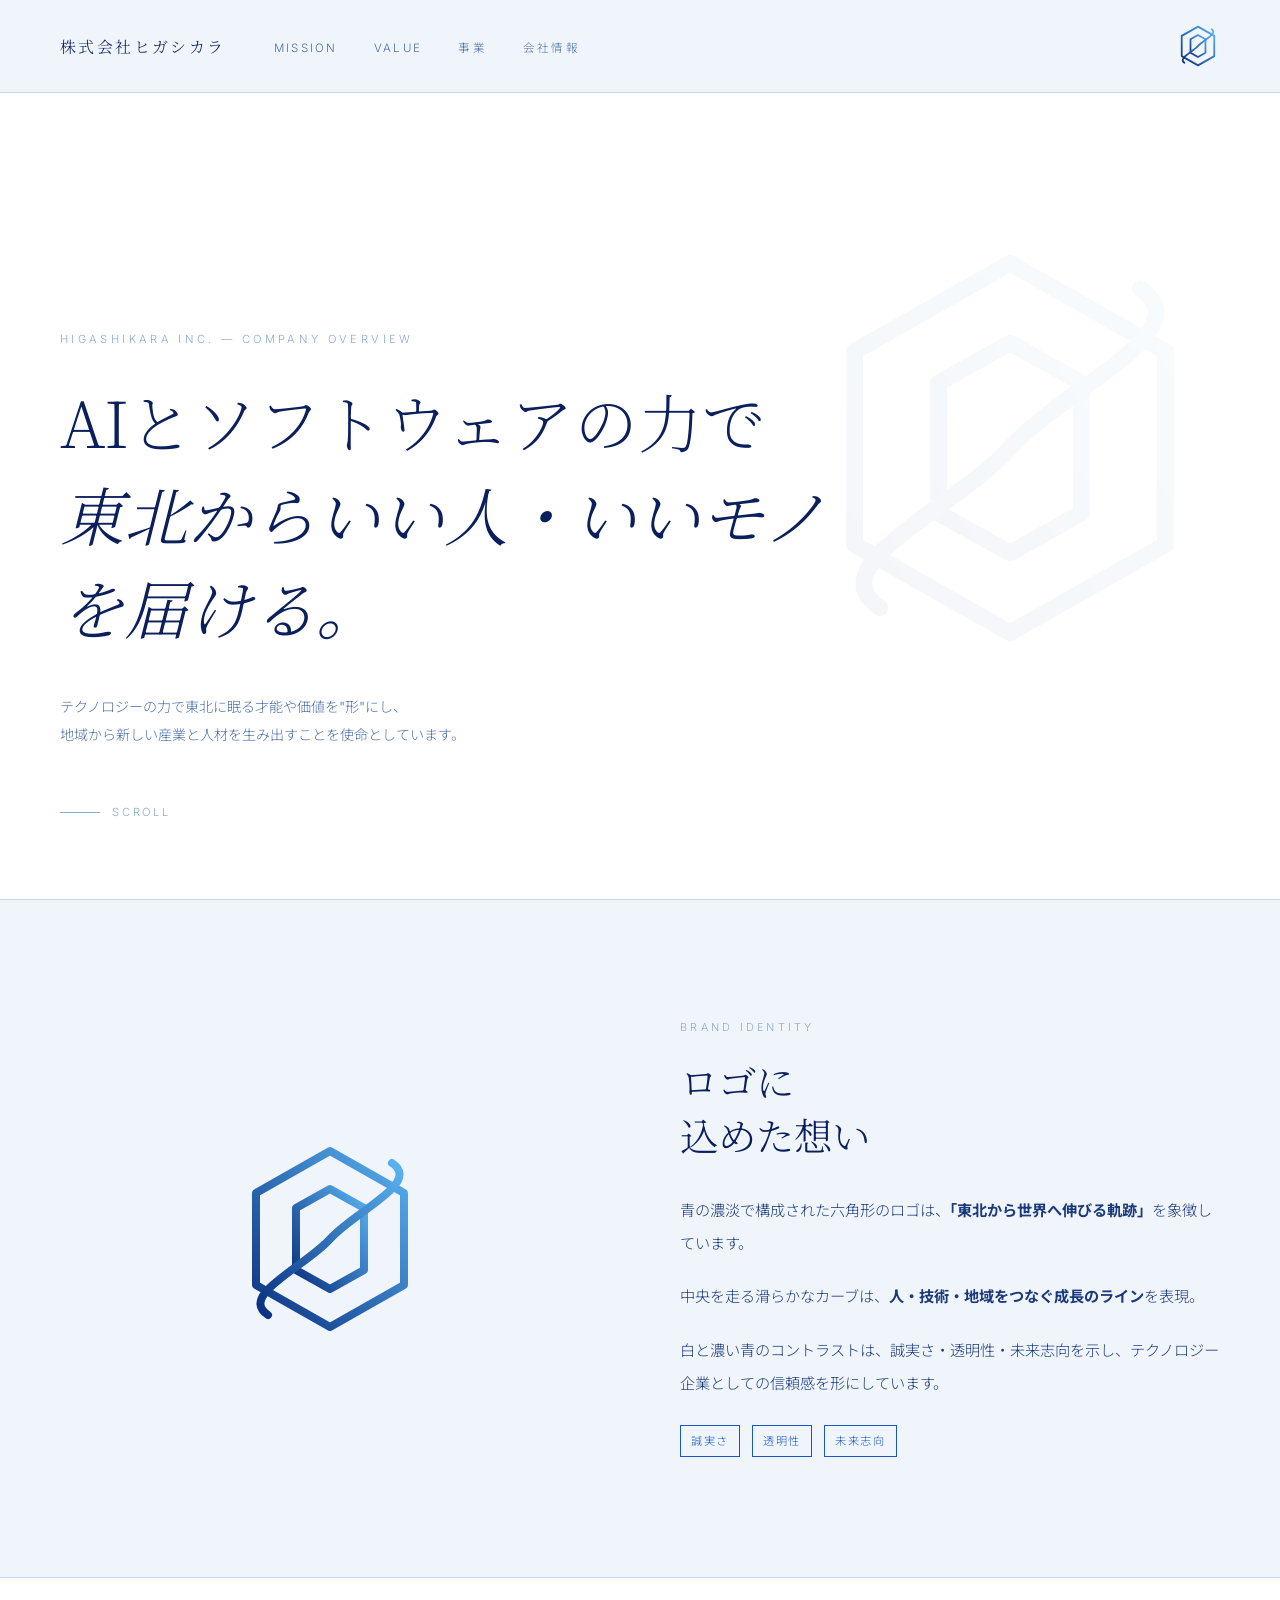
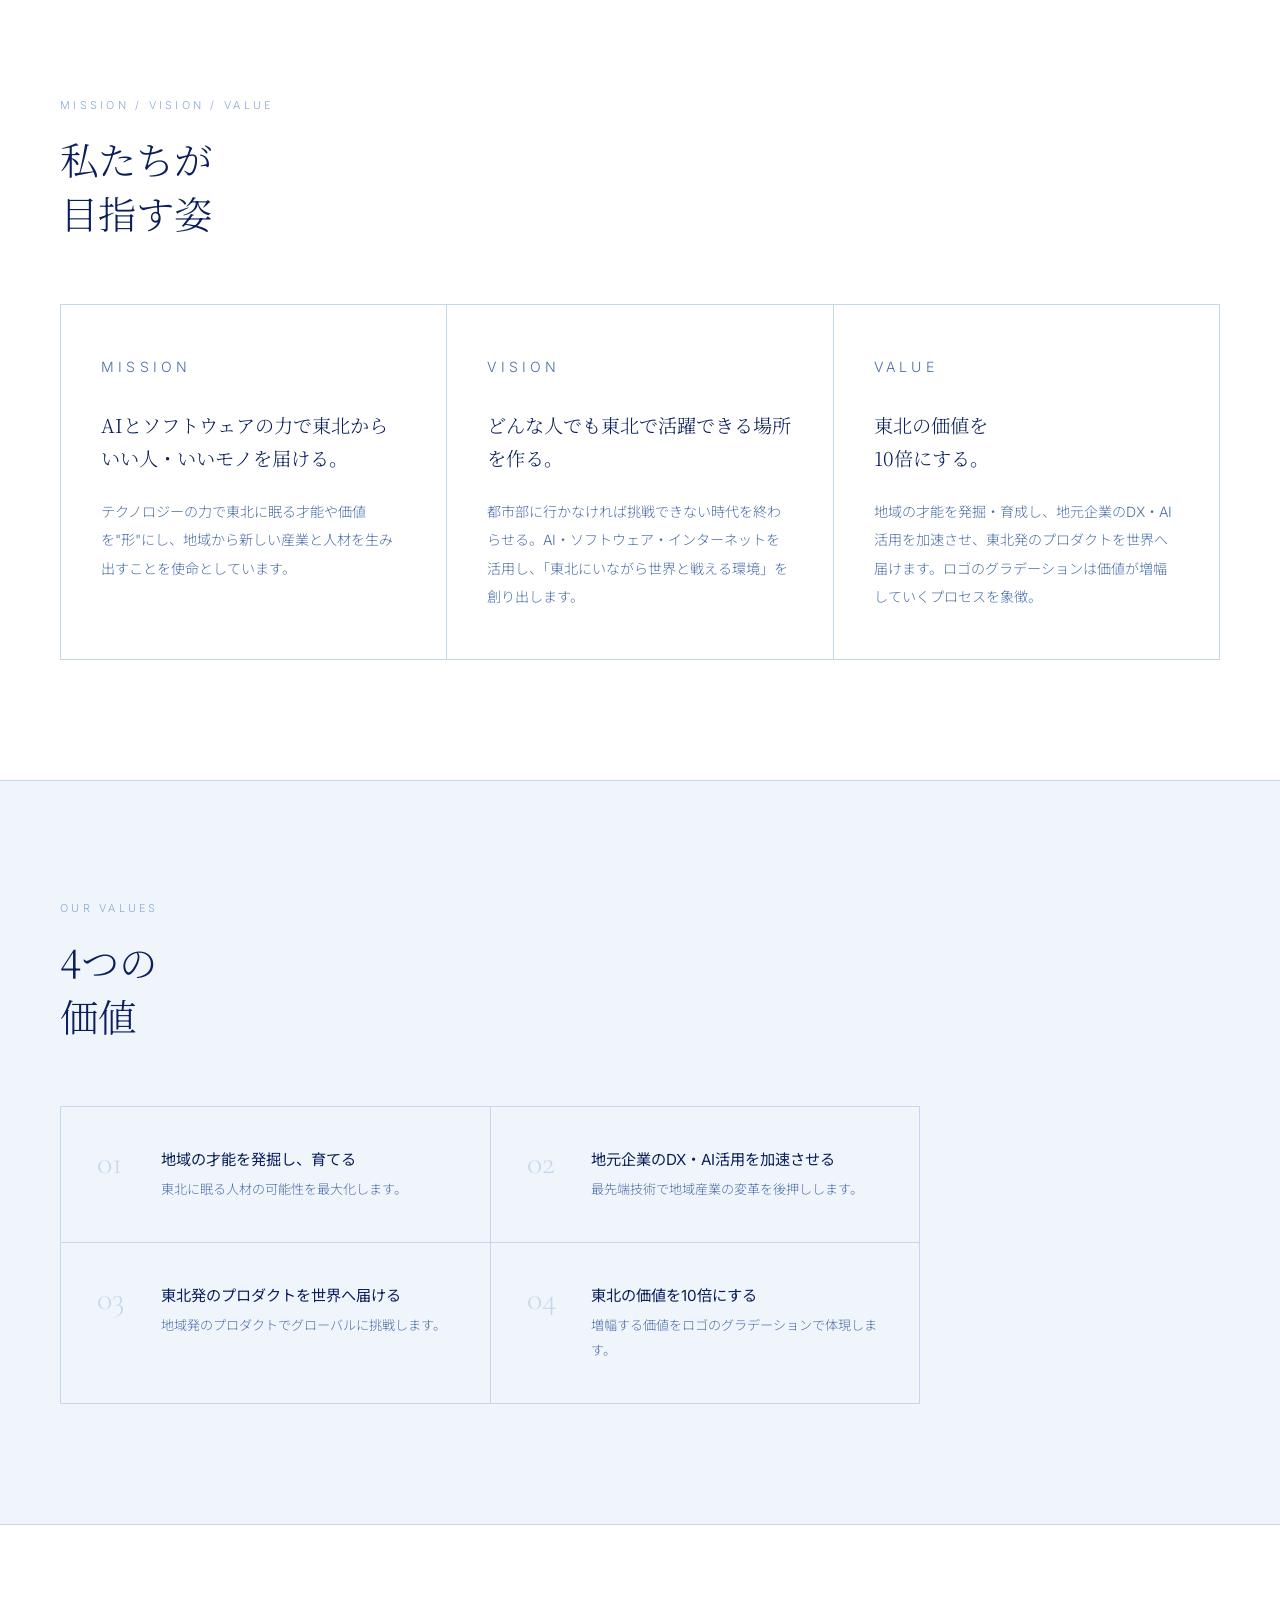
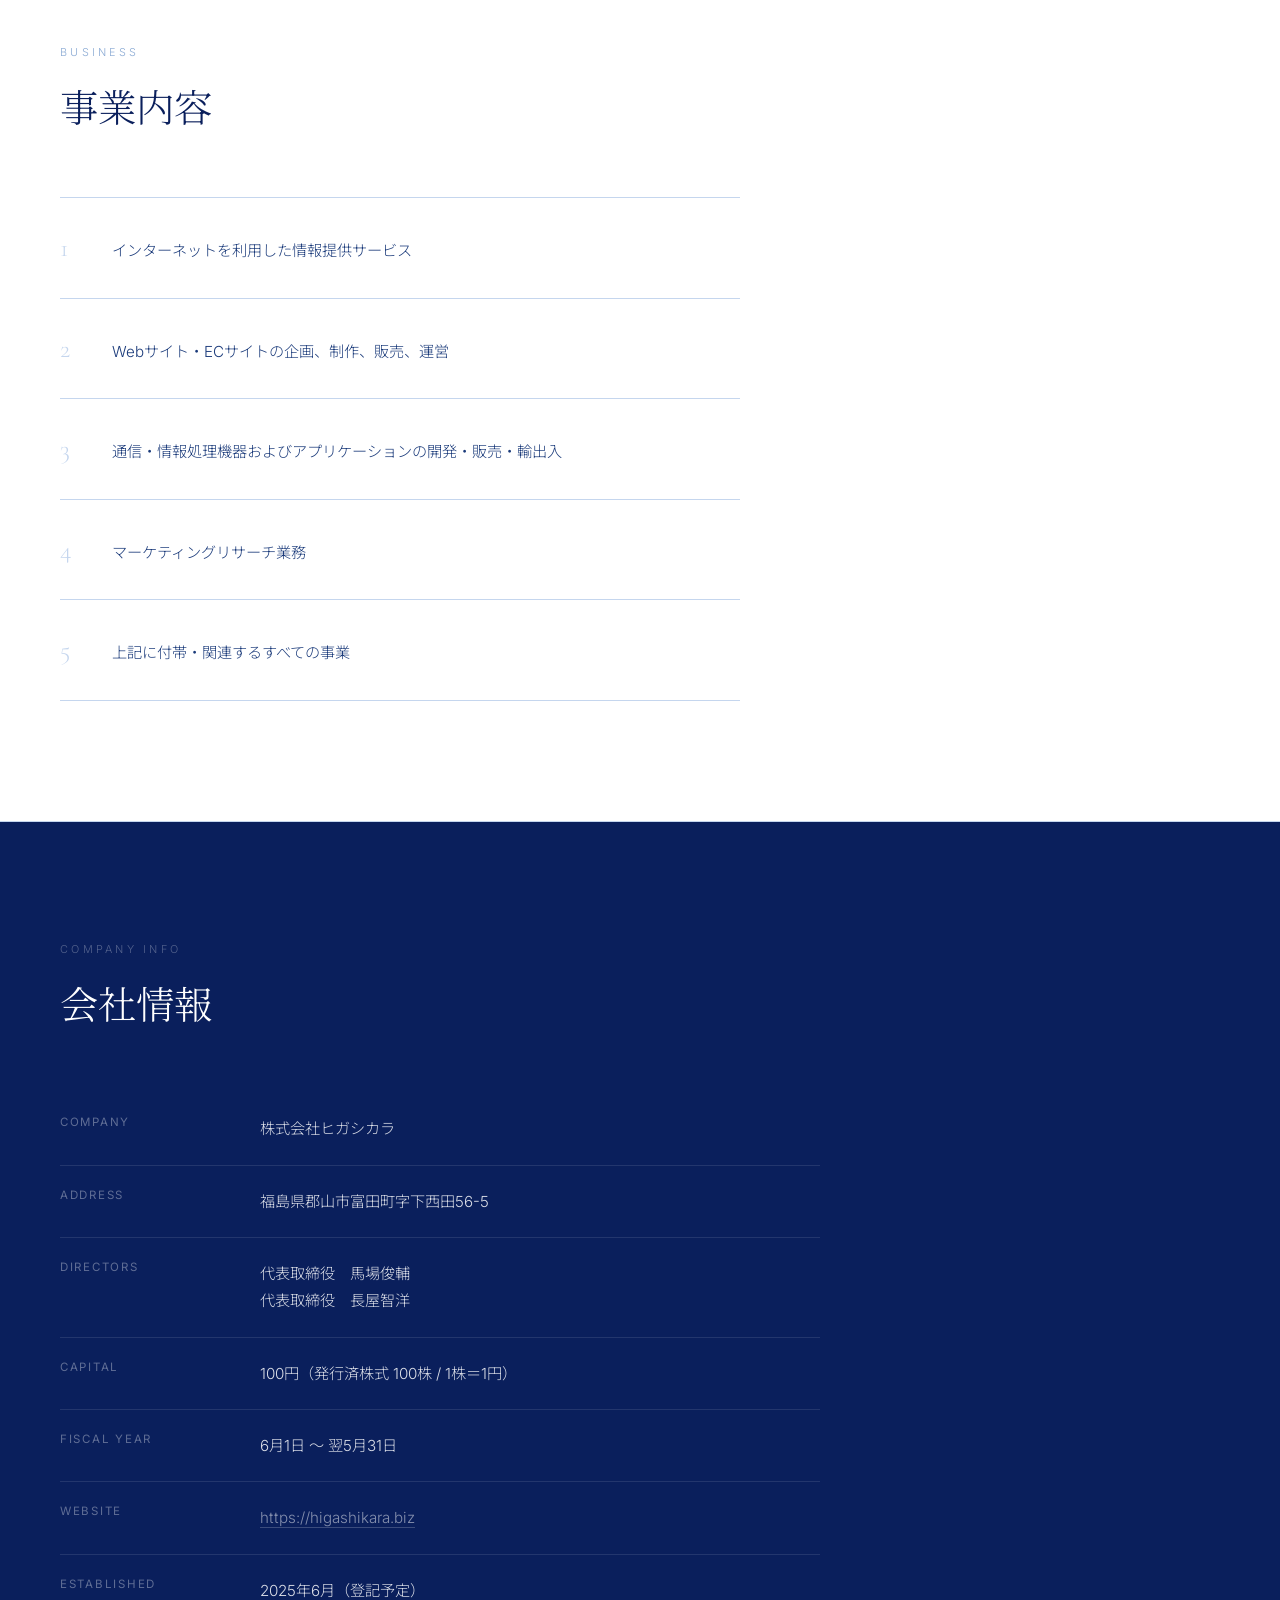
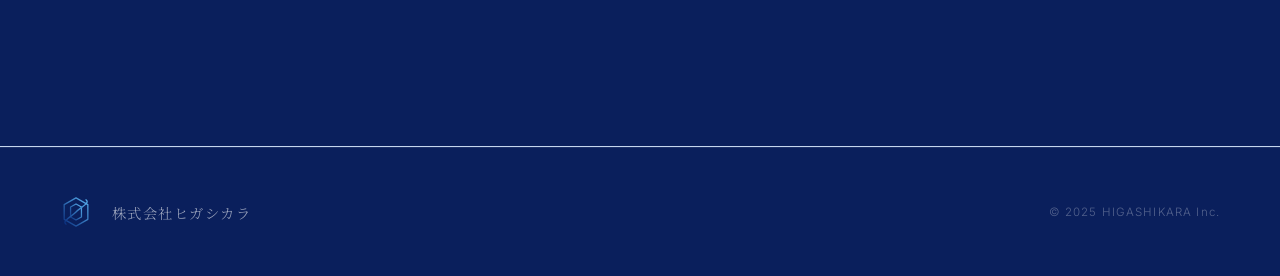
<file: higashikara_company.html>
<!DOCTYPE html>
<html lang="ja">
<head>
  <meta charset="UTF-8">
  <meta name="viewport" content="width=device-width, initial-scale=1.0">
  <title>株式会社ヒガシカラ — 会社概要</title>
  <link rel="preconnect" href="https://fonts.googleapis.com">
  <link rel="preconnect" href="https://fonts.gstatic.com" crossorigin>
  <link href="https://fonts.googleapis.com/css2?family=Cormorant+Garamond:ital,wght@0,300;0,400;1,300&family=Inter:wght@300;400;500&family=Noto+Serif+JP:wght@200;300;400&family=Noto+Sans+JP:wght@300;400&display=swap" rel="stylesheet">

  <style>
    :root {
      --black: #0a1f5c;
      --gray-dark: #1a3a7a;
      --gray-mid: #4a6fa8;
      --gray-light: #8aaad4;
      --rule: #c5d6ee;
      --bg: #ffffff;
      --bg-warm: #f0f5fc;
      --blue: #1a56c4;
      --serif: 'Noto Serif JP', 'Cormorant Garamond', serif;
      --sans: 'Inter', 'Noto Sans JP', sans-serif;
    }

    *, *::before, *::after { margin: 0; padding: 0; box-sizing: border-box; }

    html { scroll-behavior: smooth; }

    body {
      font-family: var(--sans);
      background: var(--bg);
      color: var(--black);
      font-weight: 300;
      -webkit-font-smoothing: antialiased;
    }

    /* ===== NAV ===== */
    nav {
      position: fixed;
      top: 0; left: 0; right: 0;
      z-index: 100;
      display: flex;
      align-items: center;
      justify-content: space-between;
      padding: 24px 60px;
      background: rgba(240,245,252,0.97);
      backdrop-filter: blur(8px);
      border-bottom: 1px solid var(--rule);
    }

    .nav-left {
      display: flex;
      align-items: center;
      gap: 48px;
    }

    .nav-company {
      font-family: var(--serif);
      font-weight: 300;
      font-size: 1rem;
      letter-spacing: 0.15em;
      color: var(--black);
    }

    .nav-links {
      list-style: none;
      display: flex;
      gap: 36px;
    }

    .nav-links a {
      font-size: 0.72rem;
      letter-spacing: 0.2em;
      text-transform: uppercase;
      color: var(--gray-mid);
      text-decoration: none;
      transition: color 0.2s;
    }

    .nav-links a:hover { color: var(--black); }

    .nav-logo svg { width: 44px; height: 44px; display: block; }

    /* ===== HERO ===== */
    .hero {
      min-height: 100vh;
      display: flex;
      flex-direction: column;
      justify-content: flex-end;
      padding: 0 60px 80px;
      border-bottom: 1px solid var(--rule);
      background: var(--bg);
      position: relative;
    }

    .hero-eyebrow {
      font-size: 0.7rem;
      letter-spacing: 0.3em;
      text-transform: uppercase;
      color: var(--gray-light);
      margin-bottom: 28px;
    }

    .hero-headline {
      font-family: var(--serif);
      font-weight: 200;
      font-size: clamp(2.4rem, 5vw, 4.2rem);
      line-height: 1.45;
      color: var(--black);
      max-width: 820px;
      margin-bottom: 40px;
    }

    .hero-headline em {
      font-style: italic;
      font-weight: 300;
    }

    .hero-sub {
      font-size: 0.88rem;
      color: var(--gray-mid);
      line-height: 2;
      max-width: 480px;
      margin-bottom: 56px;
    }

    .hero-scroll {
      display: flex;
      align-items: center;
      gap: 12px;
      font-size: 0.7rem;
      letter-spacing: 0.25em;
      text-transform: uppercase;
      color: var(--gray-light);
    }

    .hero-scroll::before {
      content: '';
      display: block;
      width: 40px;
      height: 1px;
      background: var(--gray-light);
    }

    .hero-logo-bg {
      position: absolute;
      right: 60px;
      top: 50%;
      transform: translateY(-50%);
      opacity: 0.04;
    }

    .hero-logo-bg svg { width: 420px; height: 420px; }

    /* ===== SECTION BASE ===== */
    section {
      padding: 120px 60px;
      border-bottom: 1px solid var(--rule);
    }

    .section-tag {
      font-size: 0.68rem;
      letter-spacing: 0.3em;
      text-transform: uppercase;
      color: var(--gray-light);
      margin-bottom: 20px;
    }

    h2 {
      font-family: var(--serif);
      font-weight: 300;
      font-size: clamp(1.6rem, 3vw, 2.6rem);
      line-height: 1.4;
      color: var(--black);
      margin-bottom: 64px;
    }

    /* ===== LOGO SECTION ===== */
    .logo-section {
      background: var(--bg-warm);
      display: grid;
      grid-template-columns: 1fr 1fr;
      gap: 80px;
      align-items: center;
    }

    .logo-section-visual {
      display: flex;
      justify-content: center;
    }

    .logo-section-visual svg {
      width: 200px;
      height: 200px;
    }

    .logo-section-text h2 { margin-bottom: 32px; }

    .logo-text-body {
      font-size: 0.95rem;
      color: var(--gray-dark);
      line-height: 2.2;
    }

    .logo-text-body p + p { margin-top: 20px; }

    .logo-keyword {
      display: inline-block;
      font-size: 0.7rem;
      letter-spacing: 0.15em;
      text-transform: uppercase;
      color: var(--blue);
      border: 1px solid var(--blue);
      padding: 3px 10px;
      margin-right: 8px;
      margin-top: 24px;
    }

    /* ===== MVV ===== */
    .mvv-grid {
      display: grid;
      grid-template-columns: repeat(3, 1fr);
      gap: 1px;
      background: var(--rule);
      border: 1px solid var(--rule);
    }

    .mvv-card {
      background: var(--bg);
      padding: 48px 40px;
    }

    .mvv-tag {
      font-size: 0.65rem;
      letter-spacing: 0.3em;
      text-transform: uppercase;
      color: var(--gray-light);
      margin-bottom: 28px;
    }

    .mvv-card h3 {
      font-family: var(--serif);
      font-weight: 300;
      font-size: 1.2rem;
      line-height: 1.7;
      color: var(--black);
      margin-bottom: 24px;
    }

    .mvv-card p {
      font-size: 0.88rem;
      color: var(--gray-mid);
      line-height: 2;
    }

    /* ===== VALUE ===== */
    .value-section { background: var(--bg-warm); }

    .value-grid {
      display: grid;
      grid-template-columns: repeat(2, 1fr);
      gap: 1px;
      background: var(--rule);
      border: 1px solid var(--rule);
      max-width: 860px;
    }

    .value-item {
      background: var(--bg-warm);
      padding: 40px 36px;
      display: flex;
      gap: 24px;
      align-items: flex-start;
    }

    .value-num {
      font-family: 'Cormorant Garamond', serif;
      font-size: 2rem;
      font-weight: 300;
      color: var(--rule);
      line-height: 1;
      flex-shrink: 0;
      width: 40px;
    }

    .value-item-text strong {
      display: block;
      font-size: 0.95rem;
      font-weight: 400;
      color: var(--black);
      margin-bottom: 8px;
    }

    .value-item-text p {
      font-size: 0.82rem;
      color: var(--gray-mid);
      line-height: 1.9;
    }

    /* ===== BUSINESS ===== */
    .business-list {
      max-width: 680px;
    }

    .biz-item {
      display: flex;
      align-items: baseline;
      gap: 24px;
      padding: 28px 0;
      border-bottom: 1px solid var(--rule);
      font-size: 0.95rem;
      color: var(--gray-dark);
      line-height: 1.7;
    }

    .biz-item:first-child { border-top: 1px solid var(--rule); }

    .biz-n {
      font-family: 'Cormorant Garamond', serif;
      font-size: 1.6rem;
      font-weight: 300;
      color: var(--rule);
      flex-shrink: 0;
      width: 28px;
    }

    /* ===== COMPANY INFO ===== */
    .info-section { background: var(--black); color: white; }

    .info-section .section-tag { color: rgba(255,255,255,0.3); }
    .info-section h2 { color: white; }

    .info-table {
      width: 100%;
      max-width: 760px;
      border-collapse: collapse;
    }

    .info-table tr { border-bottom: 1px solid rgba(255,255,255,0.1); }
    .info-table tr:last-child { border-bottom: none; }

    .info-table th {
      text-align: left;
      padding: 22px 0;
      width: 200px;
      font-size: 0.72rem;
      font-weight: 400;
      letter-spacing: 0.15em;
      text-transform: uppercase;
      color: rgba(255,255,255,0.35);
      vertical-align: top;
    }

    .info-table td {
      padding: 22px 0;
      font-size: 0.95rem;
      font-weight: 300;
      color: rgba(255,255,255,0.85);
      line-height: 1.8;
    }

    .info-table td a {
      color: rgba(255,255,255,0.5);
      text-decoration: none;
      border-bottom: 1px solid rgba(255,255,255,0.2);
    }

    /* ===== FOOTER ===== */
    footer {
      background: var(--black);
      border-top: 1px solid rgba(255,255,255,0.08);
      padding: 48px 60px;
      display: flex;
      justify-content: space-between;
      align-items: center;
    }

    .footer-left {
      display: flex;
      align-items: center;
      gap: 20px;
    }

    .footer-left svg { width: 32px; height: 32px; }

    .footer-name {
      font-family: var(--serif);
      font-weight: 300;
      font-size: 0.9rem;
      color: rgba(255,255,255,0.6);
      letter-spacing: 0.1em;
    }

    .footer-right {
      font-size: 0.72rem;
      color: rgba(255,255,255,0.3);
      letter-spacing: 0.1em;
    }

    /* ===== RESPONSIVE ===== */
    @media (max-width: 900px) {
      nav { padding: 20px 24px; }
      .nav-links { display: none; }
      .hero { padding: 100px 24px 60px; }
      section { padding: 80px 24px; }
      .logo-section { grid-template-columns: 1fr; gap: 40px; padding: 80px 24px; }
      .mvv-grid { grid-template-columns: 1fr; }
      .value-grid { grid-template-columns: 1fr; }
      footer { flex-direction: column; gap: 16px; padding: 40px 24px; text-align: center; }
      .hero-logo-bg { display: none; }
    }
  </style>
</head>
<body>

<!-- ===== NAV ===== -->
<nav>
  <div class="nav-left">
    <span class="nav-company">株式会社ヒガシカラ</span>
    <ul class="nav-links">
      <li><a href="#mvv">Mission</a></li>
      <li><a href="#value">Value</a></li>
      <li><a href="#business">事業</a></li>
      <li><a href="#info">会社情報</a></li>
    </ul>
  </div>
  <div class="nav-logo">
    <svg viewBox="0 0 200 200" xmlns="http://www.w3.org/2000/svg">
      <defs>
        <linearGradient id="g0" x1="100%" y1="0%" x2="0%" y2="100%">
          <stop offset="0%" stop-color="#5ab3f0"/>
          <stop offset="100%" stop-color="#0a3080"/>
        </linearGradient>
      </defs>
      <polygon points="100,12 174,54 174,146 100,188 26,146 26,54"
               fill="none" stroke="url(#g0)" stroke-width="8" stroke-linejoin="round"/>
      <polygon points="100,50 134,69 134,131 100,150 66,131 66,69"
               fill="none" stroke="url(#g0)" stroke-width="8" stroke-linejoin="round"/>
      <line x1="10" y1="100" x2="190" y2="100"
            stroke="url(#g0)" stroke-width="8" stroke-linecap="round"/>
      <path d="M 162,24 C 192,44 125,72 100,100 C 75,128 8,156 38,176"
            fill="none" stroke="url(#g0)" stroke-width="8" stroke-linecap="round"/>
    </svg>
  </div>
</nav>

<!-- ===== HERO ===== -->
<section class="hero">
  <div class="hero-logo-bg">
    <svg viewBox="0 0 200 200" xmlns="http://www.w3.org/2000/svg">
      <defs>
        <linearGradient id="gbg" x1="100%" y1="0%" x2="0%" y2="100%">
          <stop offset="0%" stop-color="#5ab3f0"/>
          <stop offset="100%" stop-color="#0a3080"/>
        </linearGradient>
      </defs>
      <polygon points="100,12 174,54 174,146 100,188 26,146 26,54"
               fill="none" stroke="url(#gbg)" stroke-width="8" stroke-linejoin="round"/>
      <polygon points="100,50 134,69 134,131 100,150 66,131 66,69"
               fill="none" stroke="url(#gbg)" stroke-width="8" stroke-linejoin="round"/>
      <line x1="10" y1="100" x2="190" y2="100"
            stroke="url(#gbg)" stroke-width="8" stroke-linecap="round"/>
      <path d="M 162,24 C 192,44 125,72 100,100 C 75,128 8,156 38,176"
            fill="none" stroke="url(#gbg)" stroke-width="8" stroke-linecap="round"/>
    </svg>
  </div>

  <p class="hero-eyebrow">Higashikara Inc. — Company Overview</p>
  <h1 class="hero-headline">
    AIとソフトウェアの力で<br>
    <em>東北からいい人・いいモノを届ける。</em>
  </h1>
  <p class="hero-sub">
    テクノロジーの力で東北に眠る才能や価値を"形"にし、<br>
    地域から新しい産業と人材を生み出すことを使命としています。
  </p>
  <div class="hero-scroll">Scroll</div>
</section>

<!-- ===== LOGO ===== -->
<section class="logo-section">
  <div class="logo-section-visual">
    <svg viewBox="0 0 200 200" xmlns="http://www.w3.org/2000/svg">
      <defs>
        <linearGradient id="g1" x1="100%" y1="0%" x2="0%" y2="100%">
          <stop offset="0%" stop-color="#5ab3f0"/>
          <stop offset="100%" stop-color="#0a3080"/>
        </linearGradient>
      </defs>
      <polygon points="100,12 174,54 174,146 100,188 26,146 26,54"
               fill="none" stroke="url(#g1)" stroke-width="8" stroke-linejoin="round"/>
      <polygon points="100,50 134,69 134,131 100,150 66,131 66,69"
               fill="none" stroke="url(#g1)" stroke-width="8" stroke-linejoin="round"/>
      <line x1="10" y1="100" x2="190" y2="100"
            stroke="url(#g1)" stroke-width="8" stroke-linecap="round"/>
      <path d="M 162,24 C 192,44 125,72 100,100 C 75,128 8,156 38,176"
            fill="none" stroke="url(#g1)" stroke-width="8" stroke-linecap="round"/>
    </svg>
  </div>
  <div class="logo-section-text">
    <p class="section-tag">Brand Identity</p>
    <h2>ロゴに<br>込めた想い</h2>
    <div class="logo-text-body">
      <p>青の濃淡で構成された六角形のロゴは、<strong>「東北から世界へ伸びる軌跡」</strong>を象徴しています。</p>
      <p>中央を走る滑らかなカーブは、<strong>人・技術・地域をつなぐ成長のライン</strong>を表現。</p>
      <p>白と濃い青のコントラストは、誠実さ・透明性・未来志向を示し、テクノロジー企業としての信頼感を形にしています。</p>
      <div>
        <span class="logo-keyword">誠実さ</span>
        <span class="logo-keyword">透明性</span>
        <span class="logo-keyword">未来志向</span>
      </div>
    </div>
  </div>
</section>

<!-- ===== MVV ===== -->
<section id="mvv">
  <p class="section-tag">Mission / Vision / Value</p>
  <h2>私たちが<br>目指す姿</h2>
  <div class="mvv-grid">
    <div class="mvv-card">
      <p class="mvv-tag">Mission</p>
      <h3>AIとソフトウェアの力で東北からいい人・いいモノを届ける。</h3>
      <p>テクノロジーの力で東北に眠る才能や価値を"形"にし、地域から新しい産業と人材を生み出すことを使命としています。</p>
    </div>
    <div class="mvv-card">
      <p class="mvv-tag">Vision</p>
      <h3>どんな人でも東北で活躍できる場所を作る。</h3>
      <p>都市部に行かなければ挑戦できない時代を終わらせる。AI・ソフトウェア・インターネットを活用し、「東北にいながら世界と戦える環境」を創り出します。</p>
    </div>
    <div class="mvv-card">
      <p class="mvv-tag">Value</p>
      <h3>東北の価値を<br>10倍にする。</h3>
      <p>地域の才能を発掘・育成し、地元企業のDX・AI活用を加速させ、東北発のプロダクトを世界へ届けます。ロゴのグラデーションは価値が増幅していくプロセスを象徴。</p>
    </div>
  </div>
</section>

<!-- ===== VALUE ===== -->
<section id="value" class="value-section">
  <p class="section-tag">Our Values</p>
  <h2>4つの<br>価値</h2>
  <div class="value-grid">
    <div class="value-item">
      <span class="value-num">01</span>
      <div class="value-item-text">
        <strong>地域の才能を発掘し、育てる</strong>
        <p>東北に眠る人材の可能性を最大化します。</p>
      </div>
    </div>
    <div class="value-item">
      <span class="value-num">02</span>
      <div class="value-item-text">
        <strong>地元企業のDX・AI活用を加速させる</strong>
        <p>最先端技術で地域産業の変革を後押しします。</p>
      </div>
    </div>
    <div class="value-item">
      <span class="value-num">03</span>
      <div class="value-item-text">
        <strong>東北発のプロダクトを世界へ届ける</strong>
        <p>地域発のプロダクトでグローバルに挑戦します。</p>
      </div>
    </div>
    <div class="value-item">
      <span class="value-num">04</span>
      <div class="value-item-text">
        <strong>東北の価値を10倍にする</strong>
        <p>増幅する価値をロゴのグラデーションで体現します。</p>
      </div>
    </div>
  </div>
</section>

<!-- ===== BUSINESS ===== -->
<section id="business">
  <p class="section-tag">Business</p>
  <h2>事業内容</h2>
  <div class="business-list">
    <div class="biz-item">
      <span class="biz-n">1</span>
      インターネットを利用した情報提供サービス
    </div>
    <div class="biz-item">
      <span class="biz-n">2</span>
      Webサイト・ECサイトの企画、制作、販売、運営
    </div>
    <div class="biz-item">
      <span class="biz-n">3</span>
      通信・情報処理機器およびアプリケーションの開発・販売・輸出入
    </div>
    <div class="biz-item">
      <span class="biz-n">4</span>
      マーケティングリサーチ業務
    </div>
    <div class="biz-item">
      <span class="biz-n">5</span>
      上記に付帯・関連するすべての事業
    </div>
  </div>
</section>

<!-- ===== COMPANY INFO ===== -->
<section id="info" class="info-section">
  <p class="section-tag">Company Info</p>
  <h2>会社情報</h2>
  <table class="info-table">
    <tr>
      <th>Company</th>
      <td>株式会社ヒガシカラ</td>
    </tr>
    <tr>
      <th>Address</th>
      <td>福島県郡山市富田町字下西田56-5</td>
    </tr>
    <tr>
      <th>Directors</th>
      <td>代表取締役　馬場俊輔<br>代表取締役　長屋智洋</td>
    </tr>
    <tr>
      <th>Capital</th>
      <td>100円（発行済株式 100株 / 1株＝1円）</td>
    </tr>
    <tr>
      <th>Fiscal Year</th>
      <td>6月1日 〜 翌5月31日</td>
    </tr>
    <tr>
      <th>Website</th>
      <td><a href="https://higashikara.biz">https://higashikara.biz</a></td>
    </tr>
    <tr>
      <th>Established</th>
      <td>2025年6月（登記予定）</td>
    </tr>
  </table>
</section>

<!-- ===== FOOTER ===== -->
<footer>
  <div class="footer-left">
    <svg viewBox="0 0 200 200" xmlns="http://www.w3.org/2000/svg">
      <defs>
        <linearGradient id="gf" x1="100%" y1="0%" x2="0%" y2="100%">
          <stop offset="0%" stop-color="#5ab3f0"/>
          <stop offset="100%" stop-color="#0a3080"/>
        </linearGradient>
      </defs>
      <polygon points="100,12 174,54 174,146 100,188 26,146 26,54"
               fill="none" stroke="url(#gf)" stroke-width="8" stroke-linejoin="round"/>
      <polygon points="100,50 134,69 134,131 100,150 66,131 66,69"
               fill="none" stroke="url(#gf)" stroke-width="8" stroke-linejoin="round"/>
      <line x1="10" y1="100" x2="190" y2="100"
            stroke="url(#gf)" stroke-width="8" stroke-linecap="round"/>
      <path d="M 162,24 C 192,44 125,72 100,100 C 75,128 8,156 38,176"
            fill="none" stroke="url(#gf)" stroke-width="8" stroke-linecap="round"/>
    </svg>
    <span class="footer-name">株式会社ヒガシカラ</span>
  </div>
  <span class="footer-right">© 2025 HIGASHIKARA Inc.</span>
</footer>

</body>
</html>
</file>
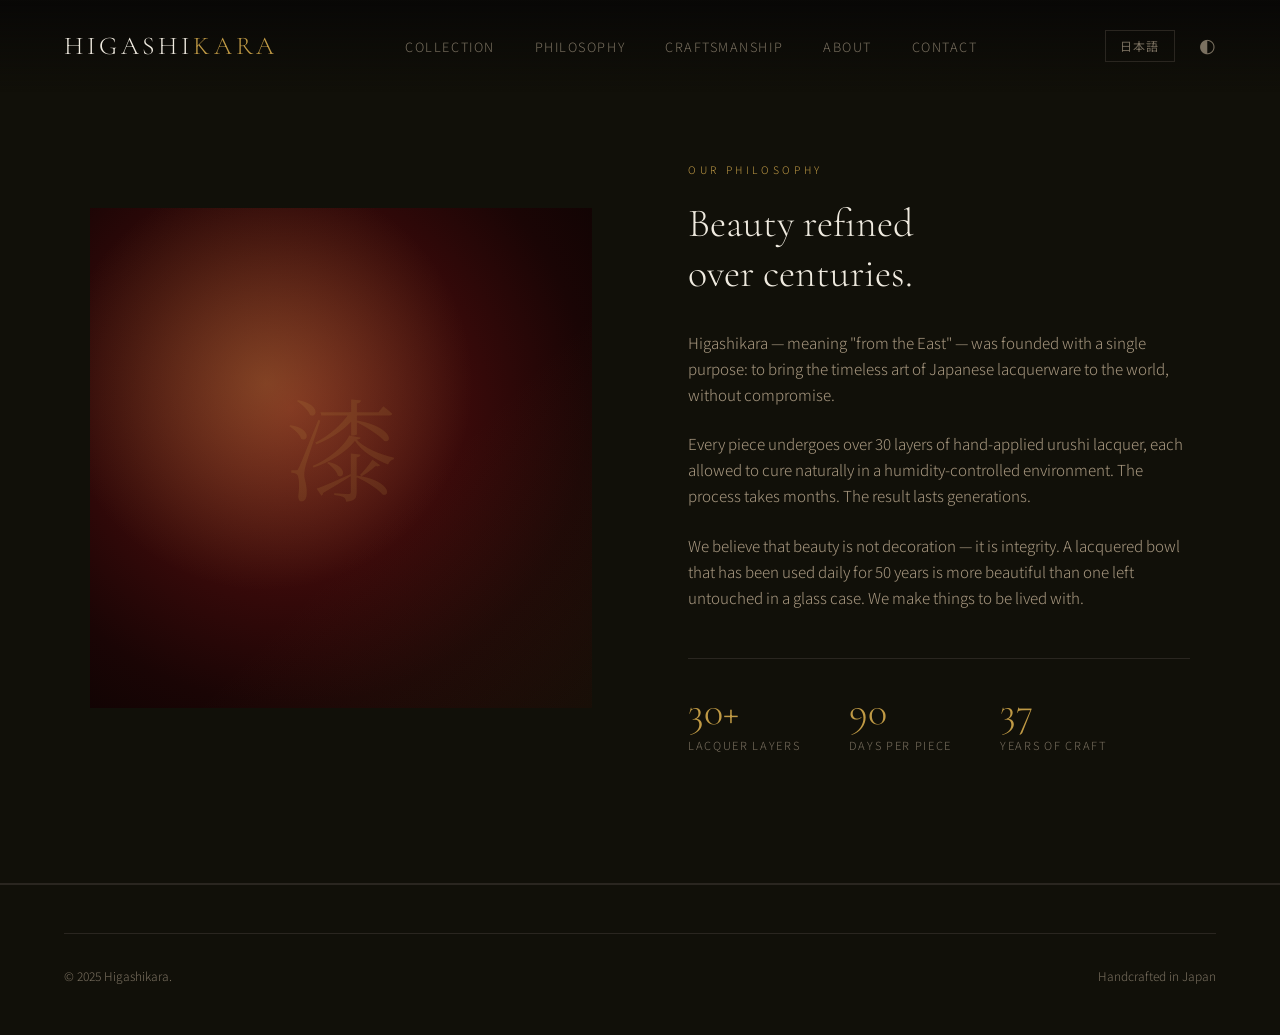
<file: philosophy.html>
<!DOCTYPE html>
<html lang="en" class="lang-en">
<head>
  <meta charset="UTF-8" />
  <meta name="viewport" content="width=device-width, initial-scale=1.0" />
  <title>Philosophy — HIGASHIKARA</title>
  <link rel="stylesheet" href="style.css" />
</head>
<body>

  <nav>
    <a href="index.html" class="nav-logo">HIGASHI<span>KARA</span></a>
    <ul class="nav-links">
      <li><a href="shop.html"><span class="en">Collection</span><span class="ja">コレクション</span></a></li>
      <li><a href="philosophy.html"><span class="en">Philosophy</span><span class="ja">哲学</span></a></li>
      <li><a href="craftsmanship.html"><span class="en">Craftsmanship</span><span class="ja">職人技</span></a></li>
      <li><a href="about.html"><span class="en">About</span><span class="ja">私たちについて</span></a></li>
      <li><a href="contact.html"><span class="en">Contact</span><span class="ja">お問い合わせ</span></a></li>
    </ul>
    <div class="nav-right">
      <button class="lang-toggle" id="langToggle">日本語</button>
      <button class="cart-btn" title="Cart">&#9680;<span class="cart-count hidden">0</span></button>
    </div>
  </nav>

  <section class="philosophy" style="padding-top: 10rem;">
    <div class="philosophy-grid">
      <div class="philosophy-visual fade-in">
        <div class="lacquer-art">
          <div class="lacquer-kanji">漆</div>
        </div>
      </div>
      <div class="philosophy-text fade-in">
        <span class="section-label">
          <span class="en">Our Philosophy</span>
          <span class="ja">私たちの哲学</span>
        </span>
        <h2>
          <span class="en">Beauty refined<br>over centuries.</span>
          <span class="ja">何世紀にもわたって<br>磨かれた美しさ。</span>
        </h2>
        <p>
          <span class="en">Higashikara — meaning "from the East" — was founded with a single purpose: to bring the timeless art of Japanese lacquerware to the world, without compromise.</span>
          <span class="ja">「東から」を意味するヒガシカラは、妥協なく日本の漆芸を世界へ届けるという一つの目的のもと設立されました。</span>
        </p>
        <p>
          <span class="en">Every piece undergoes over 30 layers of hand-applied urushi lacquer, each allowed to cure naturally in a humidity-controlled environment. The process takes months. The result lasts generations.</span>
          <span class="ja">すべての作品は、湿度管理された環境で自然乾燥させながら、30層以上の漆を手作業で塗り重ねます。工程には数ヶ月を要し、その結果は世代を超えて受け継がれます。</span>
        </p>
        <p>
          <span class="en">We believe that beauty is not decoration — it is integrity. A lacquered bowl that has been used daily for 50 years is more beautiful than one left untouched in a glass case. We make things to be lived with.</span>
          <span class="ja">美しさとは装飾ではなく、誠実さだと私たちは信じています。50年間毎日使われてきた漆椀は、ガラスケースの中に置かれたままのものより美しい。私たちは、共に生きるものを作ります。</span>
        </p>
        <div class="philosophy-stats">
          <div>
            <div class="stat-number">30+</div>
            <div class="stat-label"><span class="en">Lacquer Layers</span><span class="ja">漆の重ね塗り</span></div>
          </div>
          <div>
            <div class="stat-number">90</div>
            <div class="stat-label"><span class="en">Days per Piece</span><span class="ja">制作日数</span></div>
          </div>
          <div>
            <div class="stat-number">37</div>
            <div class="stat-label"><span class="en">Years of Craft</span><span class="ja">工芸の年月</span></div>
          </div>
        </div>
      </div>
    </div>
  </section>

  <footer style="background:var(--surface);border-top:1px solid var(--border);padding:3rem 4rem;">
    <div class="footer-bottom">
      <span>© 2025 Higashikara.</span>
      <span><span class="en">Handcrafted in Japan</span><span class="ja">日本製</span></span>
    </div>
  </footer>

  <div class="cart-overlay" id="cartOverlay"></div>
  <div class="cart-drawer" id="cartDrawer">
    <div class="cart-header">
      <h3><span class="en">Your Cart</span><span class="ja">カート</span></h3>
      <button class="cart-close" id="cartClose">×</button>
    </div>
    <div class="cart-items" id="cartItems">
      <div class="cart-empty"><span class="en">Your cart is empty.</span><span class="ja">カートは空です。</span></div>
    </div>
    <div class="cart-footer">
      <div class="cart-total">
        <span><span class="en">Total</span><span class="ja">合計</span></span>
        <span id="cartTotal">¥0</span>
      </div>
      <button class="btn-checkout" id="checkoutBtn">
        <span class="en">Proceed to Checkout</span><span class="ja">購入手続きへ</span>
      </button>
      <p class="stripe-note"><span class="en">Secure payment via Stripe</span><span class="ja">Stripeによる安全な決済</span></p>
    </div>
  </div>

  <script src="main.js"></script>
</body>
</html>
</file>
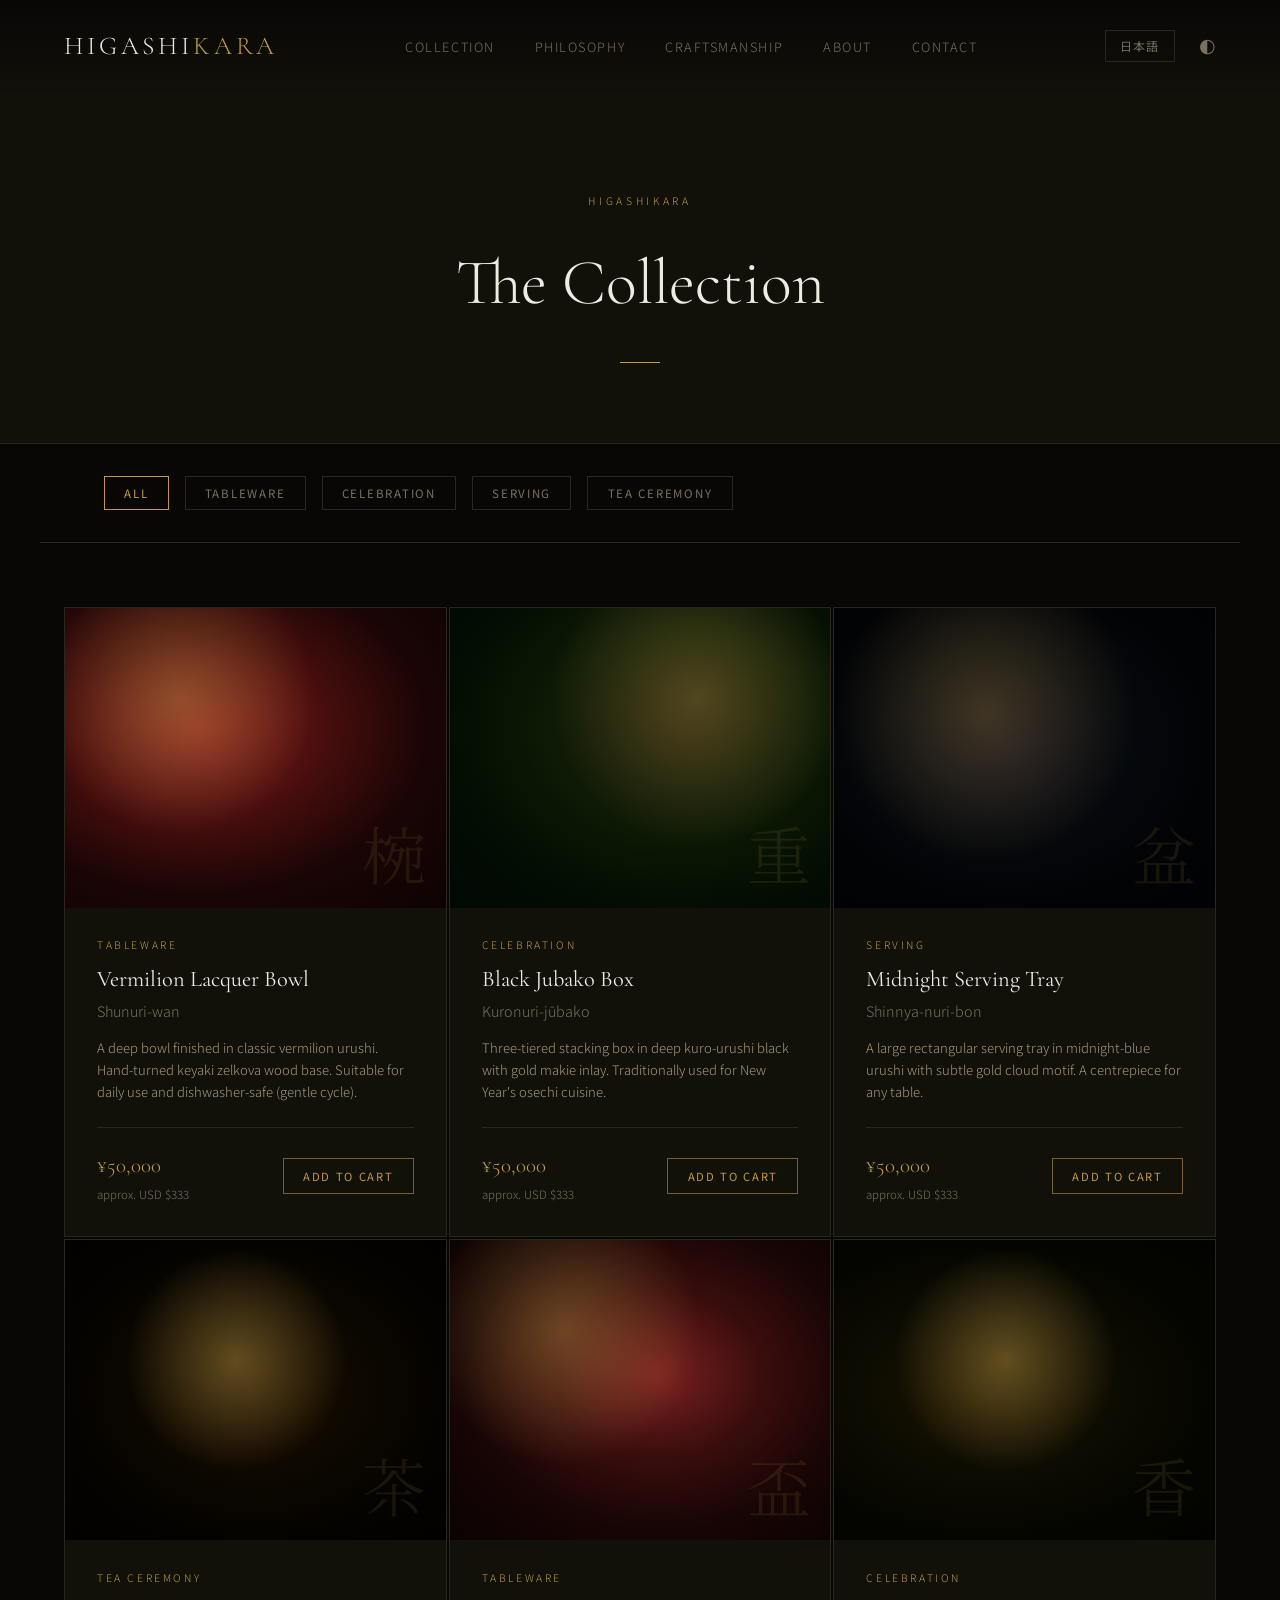
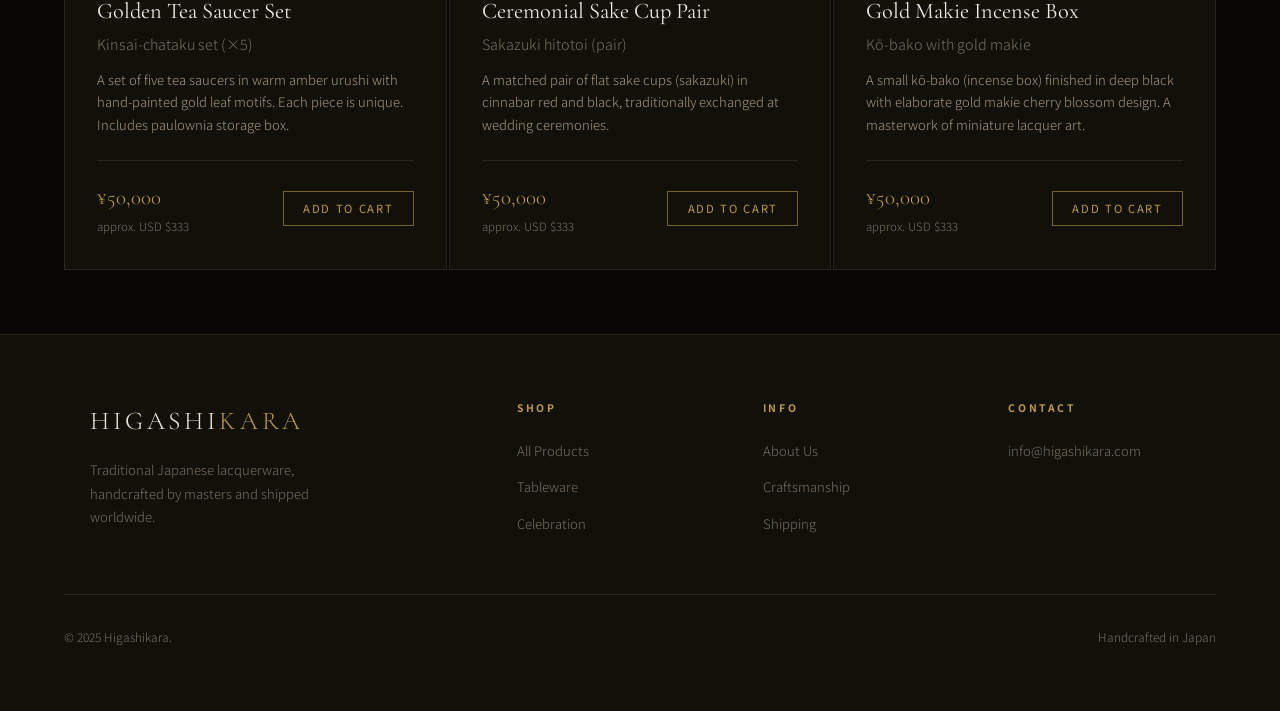
<file: shop.html>
<!DOCTYPE html>
<html lang="en" class="lang-en">
<head>
  <meta charset="UTF-8" />
  <meta name="viewport" content="width=device-width, initial-scale=1.0" />
  <title>Collection — HIGASHIKARA</title>
  <link rel="stylesheet" href="style.css" />
</head>
<body>

  <!-- ── Navigation ── -->
  <nav>
    <a href="index.html" class="nav-logo">HIGASHI<span>KARA</span></a>
    <ul class="nav-links">
      <li><a href="shop.html"><span class="en">Collection</span><span class="ja">コレクション</span></a></li>
      <li><a href="philosophy.html"><span class="en">Philosophy</span><span class="ja">哲学</span></a></li>
      <li><a href="craftsmanship.html"><span class="en">Craftsmanship</span><span class="ja">職人技</span></a></li>
      <li><a href="about.html"><span class="en">About</span><span class="ja">私たちについて</span></a></li>
      <li><a href="contact.html"><span class="en">Contact</span><span class="ja">お問い合わせ</span></a></li>
    </ul>
    <div class="nav-right">
      <button class="lang-toggle" id="langToggle">日本語</button>
      <button class="cart-btn" title="Cart">
        &#9680;
        <span class="cart-count hidden">0</span>
      </button>
    </div>
  </nav>

  <!-- ── Shop Hero ── -->
  <div class="shop-hero">
    <span class="section-label">
      <span class="en">Higashikara</span>
      <span class="ja">ヒガシカラ</span>
    </span>
    <h1>
      <span class="en">The Collection</span>
      <span class="ja">コレクション</span>
    </h1>
    <div class="section-line" style="margin-top: 1.5rem;"></div>
  </div>

  <!-- ── Filters ── -->
  <div class="shop-filters">
    <button class="filter-btn active" data-filter="all">
      <span class="en">All</span><span class="ja">すべて</span>
    </button>
    <button class="filter-btn" data-filter="tableware">
      <span class="en">Tableware</span><span class="ja">食器</span>
    </button>
    <button class="filter-btn" data-filter="celebration">
      <span class="en">Celebration</span><span class="ja">祝い品</span>
    </button>
    <button class="filter-btn" data-filter="serving">
      <span class="en">Serving</span><span class="ja">お盆</span>
    </button>
    <button class="filter-btn" data-filter="tea">
      <span class="en">Tea Ceremony</span><span class="ja">茶道</span>
    </button>
  </div>

  <!-- ── Products Grid ── -->
  <section class="shop-grid-section">
    <div class="products-grid">

      <!-- Bowl -->
      <div class="product-card fade-in" id="bowl" data-category="tableware">
        <div class="product-img">
          <div class="product-img-inner lacquer-1"></div>
          <div class="product-kanji">椀</div>
        </div>
        <div class="product-info">
          <div class="product-category">
            <span class="en">Tableware</span><span class="ja">食器</span>
          </div>
          <div class="product-name">
            <span class="en">Vermilion Lacquer Bowl</span>
            <span class="ja">朱塗り椀</span>
          </div>
          <div class="product-name-ja">Shunuri-wan</div>
          <p class="product-desc">
            <span class="en">A deep bowl finished in classic vermilion urushi. Hand-turned keyaki zelkova wood base. Suitable for daily use and dishwasher-safe (gentle cycle).</span>
            <span class="ja">朱漆で仕上げた汁椀。手挽きの欅材を使用。毎日のご使用にも適しています（優しい水流で食洗機可）。</span>
          </p>
          <div class="product-footer">
            <div>
              <div class="product-price">¥50,000</div>
              <div class="product-price-sub">approx. USD $333</div>
            </div>
            <button class="btn-add" onclick="addToCart('bowl', 'Vermilion Lacquer Bowl', '朱塗り椀', 50000, 'lacquer-1')">
              <span class="en">Add to Cart</span><span class="ja">カートに追加</span>
            </button>
          </div>
        </div>
      </div>

      <!-- Jubako -->
      <div class="product-card fade-in" id="jubako" data-category="celebration">
        <div class="product-img">
          <div class="product-img-inner lacquer-2"></div>
          <div class="product-kanji">重</div>
        </div>
        <div class="product-info">
          <div class="product-category">
            <span class="en">Celebration</span><span class="ja">祝い品</span>
          </div>
          <div class="product-name">
            <span class="en">Black Jubako Box</span>
            <span class="ja">黒塗り重箱</span>
          </div>
          <div class="product-name-ja">Kuronuri-jūbako</div>
          <p class="product-desc">
            <span class="en">Three-tiered stacking box in deep kuro-urushi black with gold makie inlay. Traditionally used for New Year's osechi cuisine.</span>
            <span class="ja">黒漆に金蒔絵を施した三段重箱。お正月のおせち料理など、晴れの席に添える逸品です。</span>
          </p>
          <div class="product-footer">
            <div>
              <div class="product-price">¥50,000</div>
              <div class="product-price-sub">approx. USD $333</div>
            </div>
            <button class="btn-add" onclick="addToCart('jubako', 'Black Jubako Box', '黒塗り重箱', 50000, 'lacquer-2')">
              <span class="en">Add to Cart</span><span class="ja">カートに追加</span>
            </button>
          </div>
        </div>
      </div>

      <!-- Tray -->
      <div class="product-card fade-in" id="tray" data-category="serving">
        <div class="product-img">
          <div class="product-img-inner lacquer-3"></div>
          <div class="product-kanji">盆</div>
        </div>
        <div class="product-info">
          <div class="product-category">
            <span class="en">Serving</span><span class="ja">お盆</span>
          </div>
          <div class="product-name">
            <span class="en">Midnight Serving Tray</span>
            <span class="ja">深夜色塗り盆</span>
          </div>
          <div class="product-name-ja">Shinnya-nuri-bon</div>
          <p class="product-desc">
            <span class="en">A large rectangular serving tray in midnight-blue urushi with subtle gold cloud motif. A centrepiece for any table.</span>
            <span class="ja">深みのある藍漆に金雲模様を施した大型角盆。テーブルの主役となる一枚です。</span>
          </p>
          <div class="product-footer">
            <div>
              <div class="product-price">¥50,000</div>
              <div class="product-price-sub">approx. USD $333</div>
            </div>
            <button class="btn-add" onclick="addToCart('tray', 'Midnight Serving Tray', '深夜色塗り盆', 50000, 'lacquer-3')">
              <span class="en">Add to Cart</span><span class="ja">カートに追加</span>
            </button>
          </div>
        </div>
      </div>

      <!-- Teacup -->
      <div class="product-card fade-in" id="teacup" data-category="tea">
        <div class="product-img">
          <div class="product-img-inner lacquer-4"></div>
          <div class="product-kanji">茶</div>
        </div>
        <div class="product-info">
          <div class="product-category">
            <span class="en">Tea Ceremony</span><span class="ja">茶道</span>
          </div>
          <div class="product-name">
            <span class="en">Golden Tea Saucer Set</span>
            <span class="ja">金彩茶托セット</span>
          </div>
          <div class="product-name-ja">Kinsai-chataku set (×5)</div>
          <p class="product-desc">
            <span class="en">A set of five tea saucers in warm amber urushi with hand-painted gold leaf motifs. Each piece is unique. Includes paulownia storage box.</span>
            <span class="ja">金箔模様を手描きした温かみのある琥珀漆の茶托5枚セット。一点一点が一物です。桐箱付き。</span>
          </p>
          <div class="product-footer">
            <div>
              <div class="product-price">¥50,000</div>
              <div class="product-price-sub">approx. USD $333</div>
            </div>
            <button class="btn-add" onclick="addToCart('teacup', 'Golden Tea Saucer Set', '金彩茶托セット', 50000, 'lacquer-4')">
              <span class="en">Add to Cart</span><span class="ja">カートに追加</span>
            </button>
          </div>
        </div>
      </div>

      <!-- Sake Cup Set -->
      <div class="product-card fade-in" data-category="tableware">
        <div class="product-img">
          <div class="product-img-inner lacquer-1" style="background: radial-gradient(ellipse at 55% 45%, #7a2020 0%, #3a0d0d 35%, #180505 65%, #0a0202 100%)"></div>
          <div class="product-kanji">盃</div>
        </div>
        <div class="product-info">
          <div class="product-category">
            <span class="en">Tableware</span><span class="ja">食器</span>
          </div>
          <div class="product-name">
            <span class="en">Ceremonial Sake Cup Pair</span>
            <span class="ja">儀式用盃一対</span>
          </div>
          <div class="product-name-ja">Sakazuki hitotoi (pair)</div>
          <p class="product-desc">
            <span class="en">A matched pair of flat sake cups (sakazuki) in cinnabar red and black, traditionally exchanged at wedding ceremonies.</span>
            <span class="ja">朱と黒の平盃一対。伝統的な婚礼の儀式などで使われる格調ある盃です。</span>
          </p>
          <div class="product-footer">
            <div>
              <div class="product-price">¥50,000</div>
              <div class="product-price-sub">approx. USD $333</div>
            </div>
            <button class="btn-add" onclick="addToCart('sakecup', 'Ceremonial Sake Cup Pair', '儀式用盃一対', 50000, 'lacquer-1')">
              <span class="en">Add to Cart</span><span class="ja">カートに追加</span>
            </button>
          </div>
        </div>
      </div>

      <!-- Incense Box -->
      <div class="product-card fade-in" data-category="celebration">
        <div class="product-img">
          <div class="product-img-inner lacquer-4" style="background: radial-gradient(ellipse at 40% 50%, #1a1200 0%, #0d0c02 40%, #050500 70%, #020200 100%)"></div>
          <div class="product-kanji">香</div>
        </div>
        <div class="product-info">
          <div class="product-category">
            <span class="en">Celebration</span><span class="ja">祝い品</span>
          </div>
          <div class="product-name">
            <span class="en">Gold Makie Incense Box</span>
            <span class="ja">金蒔絵香箱</span>
          </div>
          <div class="product-name-ja">Kō-bako with gold makie</div>
          <p class="product-desc">
            <span class="en">A small kō-bako (incense box) finished in deep black with elaborate gold makie cherry blossom design. A masterwork of miniature lacquer art.</span>
            <span class="ja">黒地に精緻な金蒔絵の桜模様を施した香箱。小さな漆芸の傑作です。</span>
          </p>
          <div class="product-footer">
            <div>
              <div class="product-price">¥50,000</div>
              <div class="product-price-sub">approx. USD $333</div>
            </div>
            <button class="btn-add" onclick="addToCart('incense', 'Gold Makie Incense Box', '金蒔絵香箱', 50000, 'lacquer-2')">
              <span class="en">Add to Cart</span><span class="ja">カートに追加</span>
            </button>
          </div>
        </div>
      </div>

    </div>
  </section>

  <!-- ── Footer ── -->
  <footer>
    <div class="footer-inner">
      <div class="footer-brand">
        <a href="index.html" class="nav-logo">HIGASHI<span>KARA</span></a>
        <p>
          <span class="en">Traditional Japanese lacquerware, handcrafted by masters and shipped worldwide.</span>
          <span class="ja">職人の手による伝統的な日本の漆器を世界へ。</span>
        </p>
      </div>
      <div class="footer-col">
        <h4><span class="en">Shop</span><span class="ja">ショップ</span></h4>
        <ul>
          <li><a href="shop.html"><span class="en">All Products</span><span class="ja">全商品</span></a></li>
          <li><a href="#tableware"><span class="en">Tableware</span><span class="ja">食器</span></a></li>
          <li><a href="#celebration"><span class="en">Celebration</span><span class="ja">祝い品</span></a></li>
        </ul>
      </div>
      <div class="footer-col">
        <h4><span class="en">Info</span><span class="ja">情報</span></h4>
        <ul>
          <li><a href="about.html"><span class="en">About Us</span><span class="ja">会社概要</span></a></li>
          <li><a href="craftsmanship.html"><span class="en">Craftsmanship</span><span class="ja">職人技</span></a></li>
          <li><a href="about.html"><span class="en">Shipping</span><span class="ja">配送</span></a></li>
        </ul>
      </div>
      <div class="footer-col">
        <h4><span class="en">Contact</span><span class="ja">連絡先</span></h4>
        <ul>
          <li><a href="mailto:info@higashikara.com">info@higashikara.com</a></li>
        </ul>
      </div>
    </div>
    <div class="footer-bottom">
      <span>© 2025 Higashikara.</span>
      <span><span class="en">Handcrafted in Japan</span><span class="ja">日本製</span></span>
    </div>
  </footer>

  <!-- ── Cart Drawer ── -->
  <div class="cart-overlay" id="cartOverlay"></div>
  <div class="cart-drawer" id="cartDrawer">
    <div class="cart-header">
      <h3><span class="en">Your Cart</span><span class="ja">カート</span></h3>
      <button class="cart-close" id="cartClose">×</button>
    </div>
    <div class="cart-items" id="cartItems">
      <div class="cart-empty">
        <span class="en">Your cart is empty.</span>
        <span class="ja">カートは空です。</span>
      </div>
    </div>
    <div class="cart-footer">
      <div class="cart-total">
        <span><span class="en">Total</span><span class="ja">合計</span></span>
        <span id="cartTotal">¥0</span>
      </div>
      <button class="btn-checkout" id="checkoutBtn">
        <span class="en">Proceed to Checkout</span>
        <span class="ja">購入手続きへ</span>
      </button>
      <p class="stripe-note">
        <span class="en">Secure payment via Stripe</span>
        <span class="ja">Stripeによる安全な決済</span>
      </p>
    </div>
  </div>

  <script src="main.js"></script>
  <script>
    // Filter functionality
    document.querySelectorAll('.filter-btn').forEach(btn => {
      btn.addEventListener('click', () => {
        document.querySelectorAll('.filter-btn').forEach(b => b.classList.remove('active'));
        btn.classList.add('active');
        const filter = btn.dataset.filter;
        document.querySelectorAll('.product-card').forEach(card => {
          const show = filter === 'all' || card.dataset.category === filter;
          card.style.display = show ? 'block' : 'none';
        });
      });
    });
  </script>
</body>
</html>
</file>
<file: style.css>
@import url('https://fonts.googleapis.com/css2?family=Cormorant+Garamond:ital,wght@0,300;0,400;0,500;0,600;1,300;1,400&family=Noto+Serif+JP:wght@300;400;500&family=Noto+Sans+JP:wght@300;400&display=swap');

:root {
  --bg: #080706;
  --surface: #111009;
  --surface2: #1c1a15;
  --border: #2a2620;
  --gold: #c09a45;
  --gold-light: #e2c47a;
  --gold-dim: #7a6128;
  --text: #f0ebe0;
  --text-muted: #7a7060;
  --text-sub: #a89880;
  --red-lacquer: #8b1a1a;
  --font-display: 'Cormorant Garamond', 'Noto Serif JP', serif;
  --font-body: 'Noto Sans JP', sans-serif;
}

*, *::before, *::after { box-sizing: border-box; margin: 0; padding: 0; }

html { scroll-behavior: smooth; }

body {
  background: var(--bg);
  color: var(--text);
  font-family: var(--font-body);
  font-weight: 300;
  line-height: 1.7;
  overflow-x: hidden;
}

/* ── Language ── */
.ja { display: none; }
html.lang-ja .ja { display: inline; }
html.lang-ja .en { display: none; }
html.lang-ja .ja-block { display: block; }
html.lang-ja .en-block { display: none; }
.ja-block { display: none; }

/* ── Nav ── */
nav {
  position: fixed; top: 0; left: 0; right: 0; z-index: 100;
  display: flex; align-items: center; justify-content: space-between;
  padding: 1.5rem 4rem;
  background: linear-gradient(to bottom, rgba(8,7,6,0.95) 0%, rgba(8,7,6,0) 100%);
  transition: background 0.4s;
}
nav.scrolled {
  background: rgba(8,7,6,0.97);
  border-bottom: 1px solid var(--border);
}
.nav-logo {
  font-family: var(--font-display);
  font-size: 1.6rem;
  font-weight: 300;
  letter-spacing: 0.15em;
  color: var(--text);
  text-decoration: none;
}
.nav-logo span { color: var(--gold); }
.nav-links {
  display: flex; gap: 2.5rem; align-items: center;
  list-style: none;
}
.nav-links a {
  color: var(--text-muted);
  text-decoration: none;
  font-size: 0.8rem;
  letter-spacing: 0.12em;
  text-transform: uppercase;
  transition: color 0.3s;
}
.nav-links a:hover { color: var(--gold); }
.nav-right { display: flex; gap: 1.5rem; align-items: center; }
.lang-toggle {
  background: none; border: 1px solid var(--border);
  color: var(--text-muted); font-family: var(--font-body);
  font-size: 0.75rem; letter-spacing: 0.1em;
  padding: 0.4rem 0.9rem; cursor: pointer;
  transition: all 0.3s;
}
.lang-toggle:hover { border-color: var(--gold); color: var(--gold); }
.cart-btn {
  background: none; border: none; color: var(--text-muted);
  cursor: pointer; font-size: 1.2rem; position: relative;
  transition: color 0.3s;
}
.cart-btn:hover { color: var(--gold); }
.cart-count {
  position: absolute; top: -6px; right: -8px;
  background: var(--gold); color: var(--bg);
  font-size: 0.6rem; font-weight: 400;
  width: 16px; height: 16px; border-radius: 50%;
  display: flex; align-items: center; justify-content: center;
}
.cart-count.hidden { display: none; }

/* ── Hero ── */
.hero {
  min-height: 100vh;
  display: flex; align-items: center; justify-content: center;
  position: relative; overflow: hidden;
  padding: 8rem 4rem 6rem;
}
.hero-bg {
  position: absolute; inset: 0;
  background:
    radial-gradient(ellipse 60% 80% at 80% 50%, rgba(140,26,26,0.12) 0%, transparent 60%),
    radial-gradient(ellipse 50% 60% at 20% 60%, rgba(192,154,69,0.06) 0%, transparent 50%),
    var(--bg);
}
.hero-pattern {
  position: absolute; inset: 0; opacity: 0.04;
  background-image: repeating-linear-gradient(
    45deg,
    var(--gold) 0, var(--gold) 1px,
    transparent 0, transparent 50%
  );
  background-size: 30px 30px;
}
.hero-content {
  position: relative; z-index: 2;
  max-width: 900px; text-align: center;
}
.hero-badge {
  display: inline-block;
  font-size: 0.7rem; letter-spacing: 0.3em; text-transform: uppercase;
  color: var(--gold); border: 1px solid var(--gold-dim);
  padding: 0.4rem 1.2rem; margin-bottom: 2.5rem;
}
.hero-title {
  font-family: var(--font-display);
  font-size: clamp(3rem, 8vw, 6.5rem);
  font-weight: 300; line-height: 1.1;
  letter-spacing: 0.04em;
  margin-bottom: 1rem;
}
.hero-title em {
  display: block; font-style: italic;
  color: var(--gold-light);
}
.hero-subtitle {
  font-size: 0.9rem; letter-spacing: 0.15em;
  color: var(--text-muted); margin-bottom: 3rem;
  text-transform: uppercase;
}
.hero-desc {
  font-size: 1rem; color: var(--text-sub);
  max-width: 520px; margin: 0 auto 3.5rem;
  line-height: 1.9;
}
.btn-primary {
  display: inline-block;
  background: var(--gold);
  color: var(--bg);
  text-decoration: none;
  font-size: 0.75rem; letter-spacing: 0.2em; text-transform: uppercase;
  padding: 1rem 2.8rem;
  transition: all 0.3s;
  font-family: var(--font-body);
  border: none; cursor: pointer;
}
.btn-primary:hover { background: var(--gold-light); transform: translateY(-1px); }
.btn-outline {
  display: inline-block;
  border: 1px solid var(--gold-dim);
  color: var(--gold);
  text-decoration: none;
  font-size: 0.75rem; letter-spacing: 0.2em; text-transform: uppercase;
  padding: 1rem 2.8rem;
  transition: all 0.3s;
  font-family: var(--font-body);
  background: none; cursor: pointer;
  margin-left: 1.2rem;
}
.btn-outline:hover { border-color: var(--gold); background: rgba(192,154,69,0.08); }
.hero-scroll {
  position: absolute; bottom: 2.5rem; left: 50%;
  transform: translateX(-50%);
  display: flex; flex-direction: column; align-items: center; gap: 0.5rem;
  color: var(--text-muted); font-size: 0.65rem; letter-spacing: 0.2em;
  text-transform: uppercase;
}
.hero-scroll-line {
  width: 1px; height: 40px; background: var(--gold-dim);
  animation: scrollLine 2s ease-in-out infinite;
}
@keyframes scrollLine {
  0%, 100% { transform: scaleY(1); opacity: 0.5; }
  50% { transform: scaleY(0.5); opacity: 1; }
}

/* ── Section Commons ── */
section { padding: 8rem 4rem; }
.section-header { text-align: center; margin-bottom: 5rem; }
.section-label {
  font-size: 0.65rem; letter-spacing: 0.35em; text-transform: uppercase;
  color: var(--gold); display: block; margin-bottom: 1.2rem;
}
.section-title {
  font-family: var(--font-display);
  font-size: clamp(2rem, 4vw, 3.2rem);
  font-weight: 300; line-height: 1.2;
}
.section-line {
  width: 40px; height: 1px; background: var(--gold);
  margin: 1.5rem auto 0;
}
.divider {
  width: 100%; height: 1px; background: var(--border);
  margin: 0 4rem; width: calc(100% - 8rem);
}

/* ── Philosophy ── */
.philosophy {
  background: var(--surface);
  border-top: 1px solid var(--border);
  border-bottom: 1px solid var(--border);
}
.philosophy-grid {
  display: grid; grid-template-columns: 1fr 1fr;
  gap: 6rem; max-width: 1100px; margin: 0 auto;
  align-items: center;
}
.philosophy-visual {
  position: relative; height: 500px;
}
.lacquer-art {
  width: 100%; height: 100%;
  background: radial-gradient(ellipse at 40% 40%, #6b1515 0%, #3a0a0a 40%, #1a0505 70%, #0a0302 100%);
  position: relative; overflow: hidden;
}
.lacquer-art::before {
  content: '';
  position: absolute; inset: 0;
  background: radial-gradient(circle at 35% 35%, rgba(192,154,69,0.35) 0%, transparent 45%);
}
.lacquer-art::after {
  content: '';
  position: absolute; bottom: 0; right: 0; left: 0; top: 0;
  background: linear-gradient(135deg, transparent 60%, rgba(192,154,69,0.08) 100%);
}
.lacquer-kanji {
  position: absolute; top: 50%; left: 50%;
  transform: translate(-50%, -50%);
  font-family: var(--font-display);
  font-size: 7rem; color: rgba(192,154,69,0.15);
  user-select: none; line-height: 1;
}
.philosophy-text h2 {
  font-family: var(--font-display);
  font-size: 2.5rem; font-weight: 300; line-height: 1.25;
  margin-bottom: 2rem;
}
.philosophy-text p {
  color: var(--text-sub); margin-bottom: 1.5rem; font-size: 0.95rem;
}
.philosophy-stats {
  display: flex; gap: 3rem; margin-top: 3rem;
  padding-top: 2rem; border-top: 1px solid var(--border);
}
.stat-number {
  font-family: var(--font-display); font-size: 2.5rem;
  color: var(--gold); line-height: 1;
}
.stat-label {
  font-size: 0.7rem; letter-spacing: 0.15em;
  color: var(--text-muted); text-transform: uppercase; margin-top: 0.3rem;
}

/* ── Products ── */
.products-section { background: var(--bg); }
.products-grid {
  display: grid;
  grid-template-columns: repeat(auto-fill, minmax(320px, 1fr));
  gap: 2px; max-width: 1200px; margin: 0 auto;
}
.product-card {
  background: var(--surface);
  border: 1px solid var(--border);
  overflow: hidden; cursor: pointer;
  transition: border-color 0.3s;
  text-decoration: none; color: inherit;
  display: block;
}
.product-card:hover { border-color: var(--gold-dim); }
.product-card:hover .product-img-inner { transform: scale(1.04); }
.product-img {
  height: 300px; overflow: hidden; position: relative;
}
.product-img-inner {
  width: 100%; height: 100%;
  transition: transform 0.6s cubic-bezier(0.25, 0.46, 0.45, 0.94);
}
.lacquer-1 {
  background: radial-gradient(ellipse at 35% 40%, #8b2020 0%, #4a0e0e 35%, #1a0505 65%, #0d0302 100%);
}
.lacquer-1::after {
  content: ''; position: absolute; inset: 0;
  background: radial-gradient(circle at 30% 30%, rgba(192,154,69,0.4) 0%, transparent 40%);
}
.lacquer-2 {
  background: radial-gradient(ellipse at 60% 40%, #1a1a0a 0%, #0d1a05 40%, #030d02 70%, #010805 100%);
}
.lacquer-2::after {
  content: ''; position: absolute; inset: 0;
  background: radial-gradient(circle at 65% 30%, rgba(192,154,69,0.35) 0%, transparent 45%);
}
.lacquer-3 {
  background: radial-gradient(ellipse at 45% 45%, #0a0a1a 0%, #05080d 40%, #020305 70%, #010203 100%);
}
.lacquer-3::after {
  content: ''; position: absolute; inset: 0;
  background: radial-gradient(circle at 40% 35%, rgba(192,154,69,0.3) 0%, transparent 50%);
}
.lacquer-4 {
  background: radial-gradient(ellipse at 50% 50%, #1a0d00 0%, #0d0800 40%, #050300 70%, #020100 100%);
}
.lacquer-4::after {
  content: ''; position: absolute; inset: 0;
  background: radial-gradient(circle at 45% 40%, rgba(192,154,69,0.45) 0%, transparent 40%);
}
.product-kanji {
  position: absolute; bottom: 1rem; right: 1.2rem;
  font-family: var(--font-display); font-size: 4rem;
  color: rgba(192,154,69,0.12); line-height: 1;
  user-select: none; z-index: 1;
}
.product-info { padding: 1.8rem 2rem 2rem; }
.product-category {
  font-size: 0.65rem; letter-spacing: 0.25em; text-transform: uppercase;
  color: var(--gold); margin-bottom: 0.6rem;
}
.product-name {
  font-family: var(--font-display);
  font-size: 1.4rem; font-weight: 400; line-height: 1.3;
  margin-bottom: 0.4rem;
}
.product-name-ja {
  font-size: 0.9rem; color: var(--text-muted);
  margin-bottom: 0.8rem; font-family: var(--font-body);
}
.product-desc {
  font-size: 0.82rem; color: var(--text-sub);
  line-height: 1.7; margin-bottom: 1.5rem;
}
.product-footer {
  display: flex; align-items: center; justify-content: space-between;
  padding-top: 1.2rem; border-top: 1px solid var(--border);
}
.product-price {
  font-family: var(--font-display); font-size: 1.3rem;
  color: var(--gold);
}
.product-price-sub {
  font-size: 0.72rem; color: var(--text-muted); margin-top: 0.1rem;
}
.btn-add {
  background: none; border: 1px solid var(--gold-dim);
  color: var(--gold); font-family: var(--font-body);
  font-size: 0.7rem; letter-spacing: 0.15em;
  padding: 0.55rem 1.2rem; cursor: pointer;
  transition: all 0.3s; text-transform: uppercase;
}
.btn-add:hover { background: var(--gold); color: var(--bg); }

/* ── Craftsmanship ── */
.craftsmanship {
  background: var(--surface);
  border-top: 1px solid var(--border);
  border-bottom: 1px solid var(--border);
}
.process-steps {
  display: grid; grid-template-columns: repeat(4, 1fr);
  gap: 0; max-width: 1100px; margin: 0 auto;
}
.process-step {
  padding: 3rem 2.5rem;
  border-right: 1px solid var(--border);
  position: relative;
}
.process-step:last-child { border-right: none; }
.step-number {
  font-family: var(--font-display);
  font-size: 4rem; color: var(--border);
  line-height: 1; margin-bottom: 1.5rem;
  font-weight: 300;
}
.step-title {
  font-family: var(--font-display);
  font-size: 1.3rem; margin-bottom: 0.8rem;
}
.step-desc {
  font-size: 0.82rem; color: var(--text-sub); line-height: 1.8;
}

/* ── About ── */
.about { background: var(--bg); }
.about-inner {
  max-width: 700px; margin: 0 auto; text-align: center;
}
.about-inner h2 {
  font-family: var(--font-display);
  font-size: 2.2rem; font-weight: 300;
  margin-bottom: 2rem; line-height: 1.3;
}
.about-inner p {
  color: var(--text-sub); margin-bottom: 1.5rem;
  font-size: 0.95rem;
}

/* ── Shipping ── */
.shipping {
  background: var(--surface);
  border-top: 1px solid var(--border);
}
.shipping-grid {
  display: grid; grid-template-columns: repeat(3, 1fr);
  gap: 3rem; max-width: 900px; margin: 0 auto;
  text-align: center;
}
.shipping-icon { font-size: 2rem; margin-bottom: 1rem; }
.shipping-title {
  font-family: var(--font-display); font-size: 1.1rem;
  margin-bottom: 0.5rem;
}
.shipping-desc { font-size: 0.82rem; color: var(--text-sub); }

/* ── Footer ── */
footer {
  background: var(--surface);
  border-top: 1px solid var(--border);
  padding: 4rem;
}
.footer-inner {
  max-width: 1100px; margin: 0 auto;
  display: grid; grid-template-columns: 2fr 1fr 1fr 1fr;
  gap: 4rem; margin-bottom: 3rem;
}
.footer-brand p {
  font-size: 0.82rem; color: var(--text-muted);
  margin-top: 1rem; max-width: 260px; line-height: 1.8;
}
.footer-col h4 {
  font-size: 0.65rem; letter-spacing: 0.25em;
  text-transform: uppercase; color: var(--gold);
  margin-bottom: 1.2rem;
}
.footer-col ul { list-style: none; }
.footer-col ul li { margin-bottom: 0.6rem; }
.footer-col ul li a {
  font-size: 0.82rem; color: var(--text-muted);
  text-decoration: none; transition: color 0.3s;
}
.footer-col ul li a:hover { color: var(--text); }
.footer-bottom {
  padding-top: 2rem; border-top: 1px solid var(--border);
  display: flex; justify-content: space-between;
  font-size: 0.75rem; color: var(--text-muted);
}

/* ── Cart Modal ── */
.cart-overlay {
  position: fixed; inset: 0; background: rgba(0,0,0,0.7);
  z-index: 200; opacity: 0; pointer-events: none;
  transition: opacity 0.3s;
}
.cart-overlay.open { opacity: 1; pointer-events: all; }
.cart-drawer {
  position: fixed; top: 0; right: 0; bottom: 0;
  width: 420px; background: var(--surface);
  border-left: 1px solid var(--border);
  z-index: 201; transform: translateX(100%);
  transition: transform 0.4s cubic-bezier(0.25, 0.46, 0.45, 0.94);
  display: flex; flex-direction: column;
}
.cart-drawer.open { transform: translateX(0); }
.cart-header {
  padding: 2rem; border-bottom: 1px solid var(--border);
  display: flex; justify-content: space-between; align-items: center;
}
.cart-header h3 {
  font-family: var(--font-display); font-size: 1.3rem; font-weight: 400;
}
.cart-close {
  background: none; border: none; color: var(--text-muted);
  font-size: 1.4rem; cursor: pointer; transition: color 0.3s;
}
.cart-close:hover { color: var(--text); }
.cart-items { flex: 1; overflow-y: auto; padding: 1.5rem 2rem; }
.cart-empty {
  text-align: center; color: var(--text-muted);
  padding: 4rem 0; font-size: 0.9rem;
}
.cart-item {
  display: flex; gap: 1rem; padding: 1rem 0;
  border-bottom: 1px solid var(--border);
}
.cart-item-img {
  width: 60px; height: 60px; flex-shrink: 0;
}
.cart-item-details { flex: 1; }
.cart-item-name { font-size: 0.9rem; margin-bottom: 0.2rem; }
.cart-item-price { font-size: 0.82rem; color: var(--gold); }
.cart-item-remove {
  background: none; border: none; color: var(--text-muted);
  cursor: pointer; font-size: 1rem; align-self: start;
  transition: color 0.3s;
}
.cart-item-remove:hover { color: var(--text); }
.cart-footer {
  padding: 1.5rem 2rem; border-top: 1px solid var(--border);
}
.cart-total {
  display: flex; justify-content: space-between;
  margin-bottom: 1.5rem; font-family: var(--font-display);
  font-size: 1.1rem;
}
.cart-total span:last-child { color: var(--gold); }
.btn-checkout {
  width: 100%; padding: 1rem;
  background: var(--gold); color: var(--bg);
  border: none; font-family: var(--font-body);
  font-size: 0.75rem; letter-spacing: 0.2em;
  text-transform: uppercase; cursor: pointer;
  transition: background 0.3s;
}
.btn-checkout:hover { background: var(--gold-light); }
.stripe-note {
  text-align: center; font-size: 0.68rem;
  color: var(--text-muted); margin-top: 0.8rem;
}

/* ── Shop Page ── */
.shop-hero {
  padding: 12rem 4rem 5rem;
  background: var(--surface);
  border-bottom: 1px solid var(--border);
  text-align: center;
}
.shop-hero h1 {
  font-family: var(--font-display);
  font-size: clamp(2.5rem, 5vw, 4rem); font-weight: 300;
}
.shop-filters {
  padding: 2rem 4rem;
  display: flex; gap: 1rem; align-items: center;
  border-bottom: 1px solid var(--border);
  max-width: 1200px; margin: 0 auto;
}
.filter-btn {
  background: none; border: 1px solid var(--border);
  color: var(--text-muted); font-family: var(--font-body);
  font-size: 0.72rem; letter-spacing: 0.15em;
  padding: 0.5rem 1.2rem; cursor: pointer;
  transition: all 0.3s; text-transform: uppercase;
}
.filter-btn.active, .filter-btn:hover {
  border-color: var(--gold); color: var(--gold);
}
.shop-grid-section { padding: 4rem; }
.shop-grid-section .products-grid { max-width: 100%; }

/* ── Animations ── */
.fade-in {
  opacity: 0; transform: translateY(30px);
  transition: opacity 0.8s ease, transform 0.8s ease;
}
.fade-in.visible { opacity: 1; transform: translateY(0); }

/* ── Responsive ── */
@media (max-width: 900px) {
  nav { padding: 1.2rem 2rem; }
  .nav-links { display: none; }
  section { padding: 5rem 2rem; }
  .hero { padding: 8rem 2rem 5rem; }
  .philosophy-grid { grid-template-columns: 1fr; gap: 3rem; }
  .process-steps { grid-template-columns: 1fr 1fr; }
  .process-step { border-right: none; border-bottom: 1px solid var(--border); }
  .footer-inner { grid-template-columns: 1fr 1fr; }
  .shipping-grid { grid-template-columns: 1fr; }
  .cart-drawer { width: 100%; }
}
@media (max-width: 600px) {
  .process-steps { grid-template-columns: 1fr; }
  .footer-inner { grid-template-columns: 1fr; }
  .philosophy-stats { flex-direction: column; gap: 1.5rem; }
}
</file>
